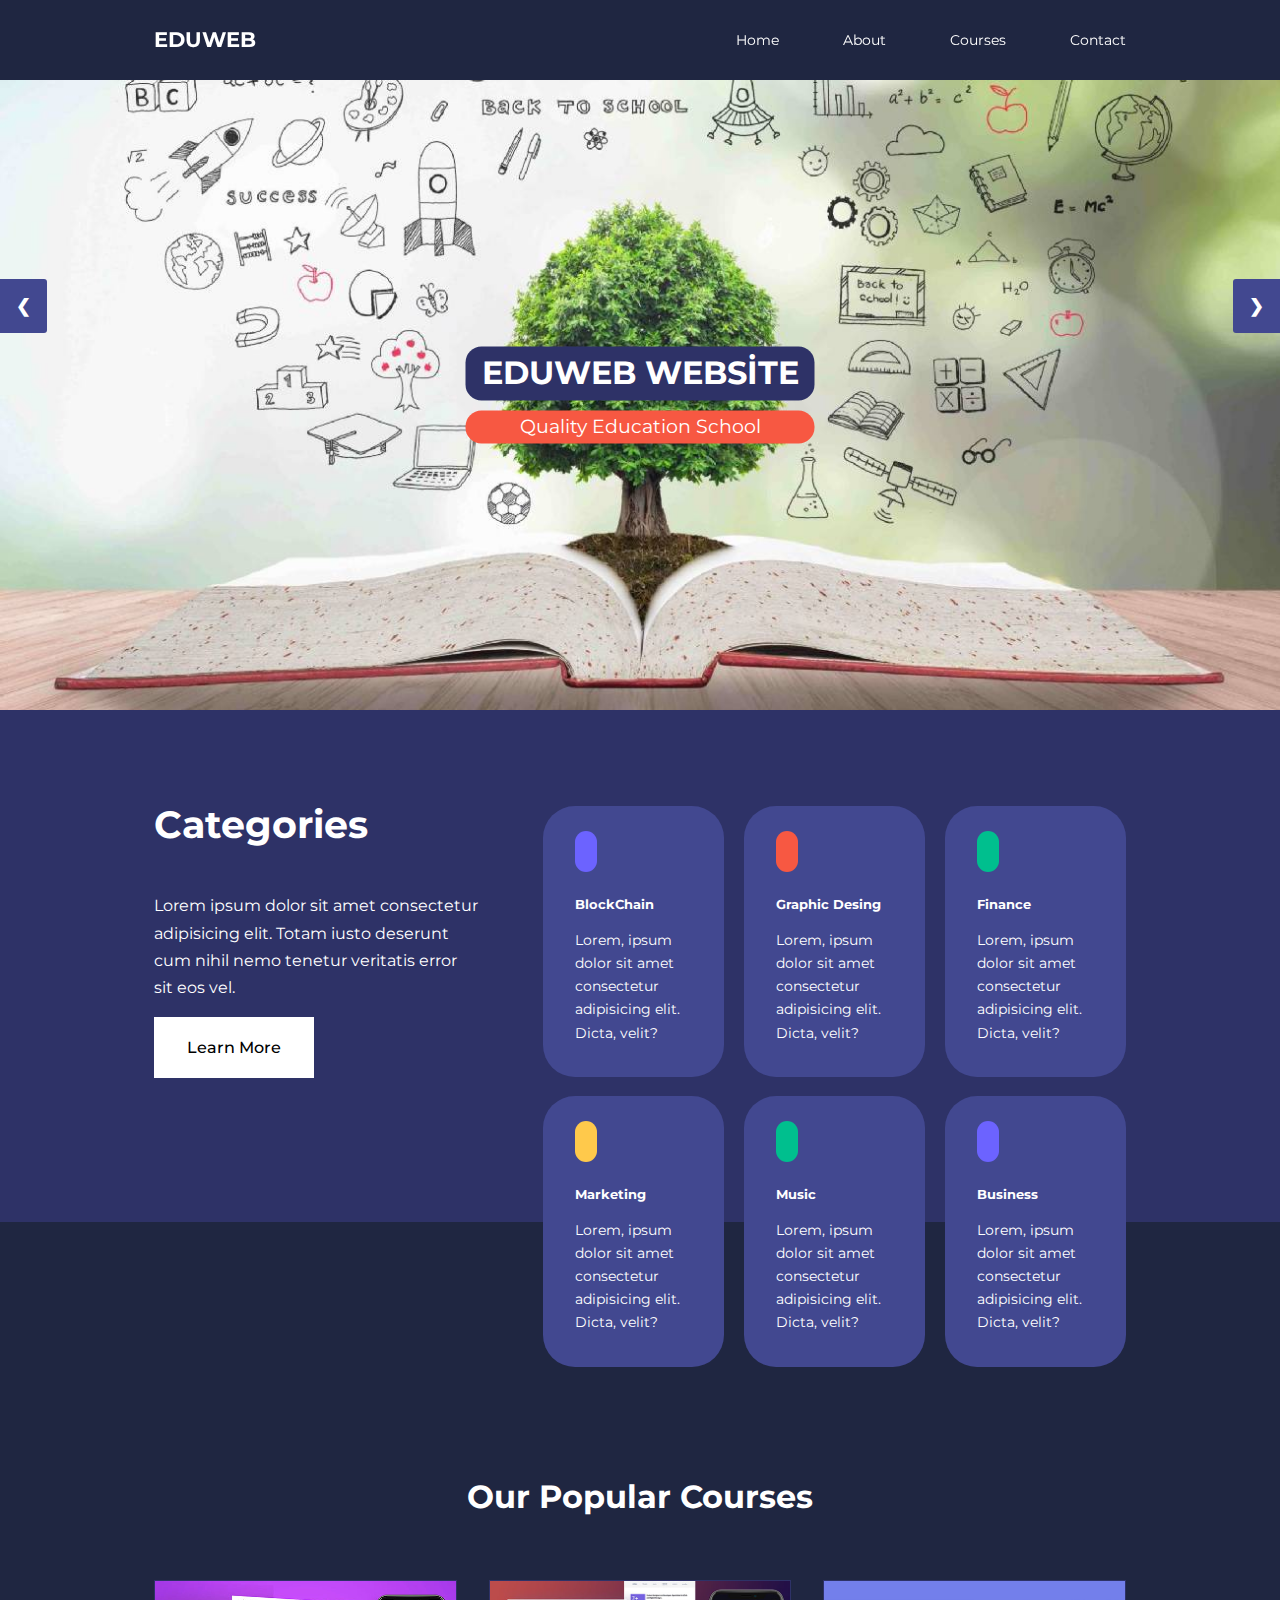
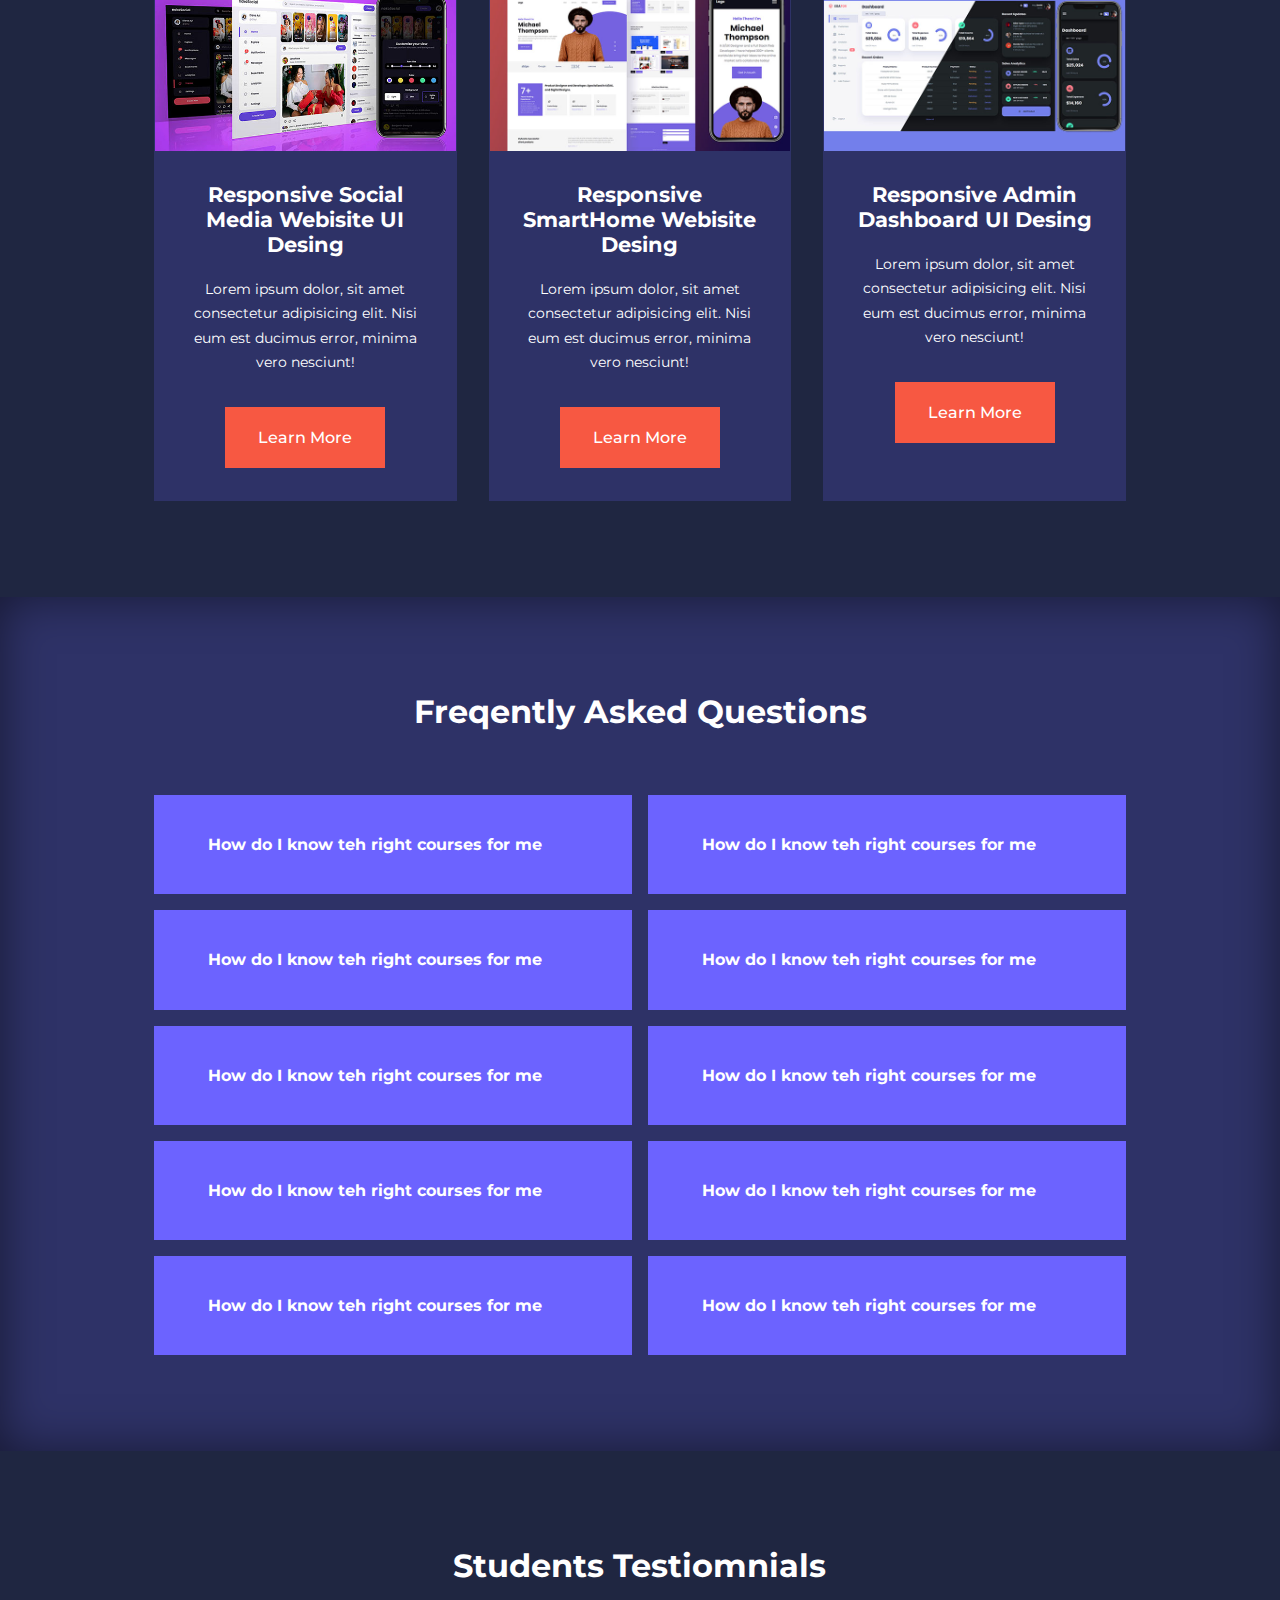
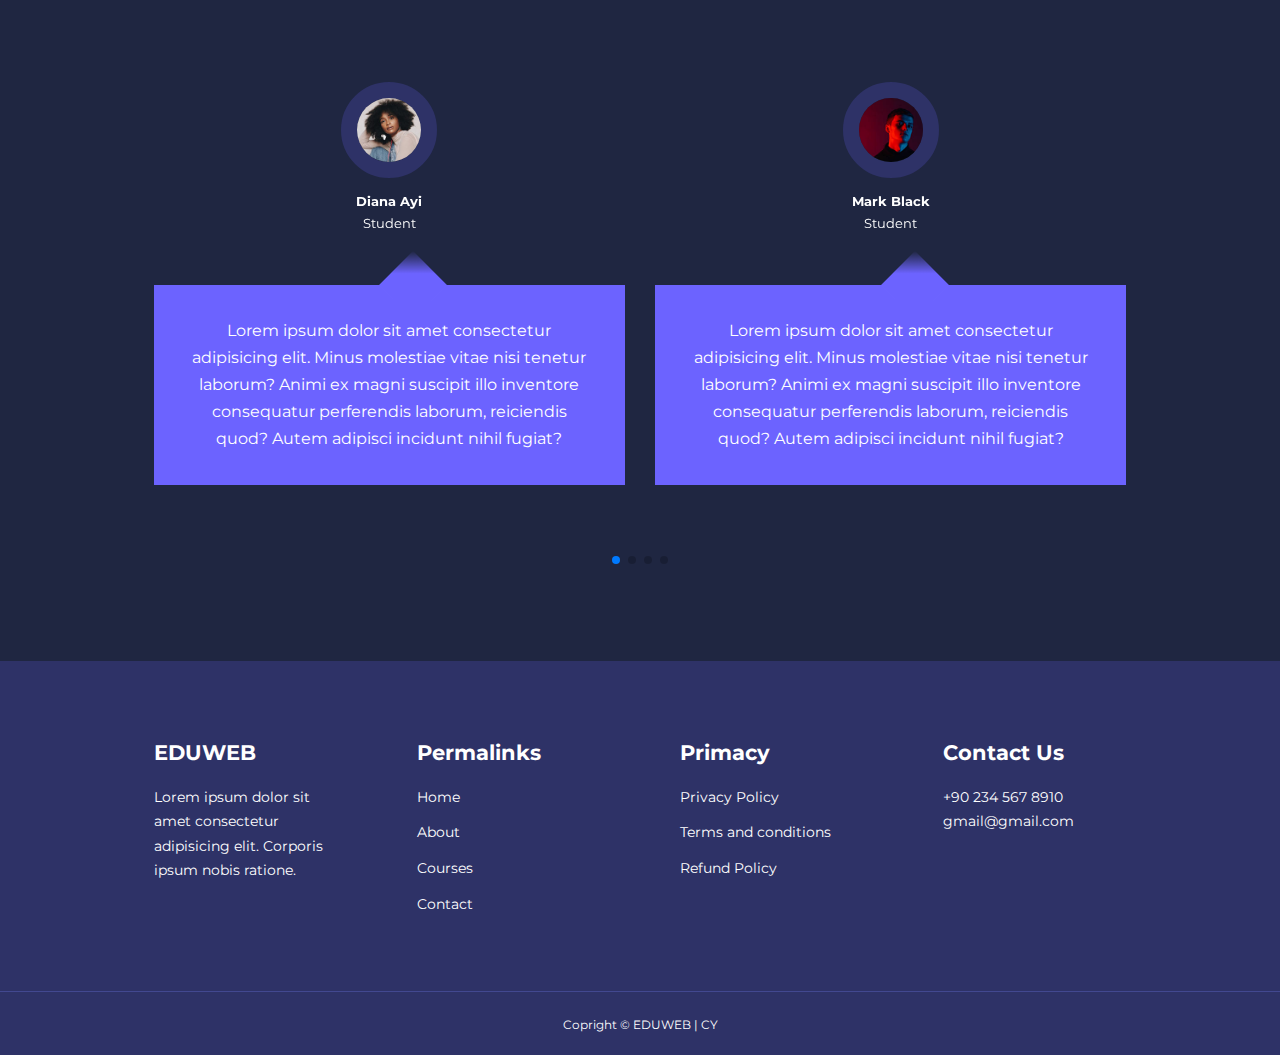
<file: index.html>
<!DOCTYPE html>
<html lang="en">
<head>
    <meta charset="UTF-8">
    <meta name="viewport" content="width=device-width, initial-scale=1.0">
    <title>Responsive Multipage Education Webisite Using Html, Css, JavaScript</title>
    <!-- IconScout CDN Link-->
        <link rel="stylesheet" href="https://unicons.iconscout.com/release/v2.1.6/css/unicons.css">
    <!-- Google Fonts (Montserrat) Link -->
        <link rel="preconnect" href="https://fonts.googleapis.com">
        <link rel="preconnect" href="https://fonts.gstatic.com" crossorigin>
        <link href="https://fonts.googleapis.com/css2?family=Montserrat:ital,wght@0,100;0,200;0,300;0,400;0,500;0,600;0,700;0,800;0,900;1,100;1,200;1,300;1,400;1,500;1,600;1,700;1,800;1,900&family=Poppins:ital,wght@0,200;0,700;0,800;0,900;1,100;1,200;1,300;1,400;1,500;1,600;1,700;1,800;1,900&family=Roboto:ital,wght@0,400;0,500;1,400&display=swap" rel="stylesheet">
    <!-- Swiper Js Slider -->
        <link rel="stylesheet" href="https://cdn.jsdelivr.net/npm/swiper@11/swiper-bundle.min.css"/>
    <!-- Style CSS -->
        <link rel="stylesheet" href="./css/style.css">
        <link rel="stylesheet" href="./css/slider.css">

    <!-- zemin <style>body{background-image: url("./images/bg-texture.png");}</style>  -->   
</head>
<body>
    <!-- ===========  NAVBAR START =========== -->
    <nav>
        <div class="container nav__container">
            <a href="index.html"><h4>EDUWEB</h4></a>
            <ul class="nav__menu">
                <li><a href="index.html">Home</a></li>
                <li><a href="about.html">About</a></li>
                <li><a href="courses.html">Courses</a></li>
                <li><a href="contact.html">Contact</a></li>
            </ul>
            <button id="open-menu-btn"><i class="uil uil-bars"></i></button>
            <button id="close-menu-btn"><i class="uil uil-multiply"></i></button>
        </div>
    </nav>
<!-- ===========  NAVBAR END =========== -->

<!-- ===========  HEADER START =========== -->
    <header>
        <div class="container slider-container">
            <div class="slides">
              <div class="slide">
                <img src="./images/slider1.jpg" alt="Slide 1">
                <div class="slide-content">
                  <h2>EDUWEB WEBSİTE</h2>
                  <p>Quality Education School</p>
                </div>
              </div>
              <div class="slide">
                <img src="./images/slider2.jpg" alt="Slide 2">
                <div class="slide-content">

                </div>
              </div>
              <div class="slide">
                <img src="./images/slider3.jpg" alt="Slide 3">
                <div class="slide-content">

                </div>
              </div>
            </div>
            
            <button class="prev" onclick="plusSlides(-1)">&#10094;</button>
            <button class="next" onclick="plusSlides(1)">&#10095;</button>
          </div>
    </header>
<!-- ===========  HEADER END =========== -->

<!-- ===========  CATEGORIES START =========== -->
<section class="categories">
    <div class="container categories__container">
        
        <div class="categories__left">
                <h1>Categories</h1>
                <p>Lorem ipsum dolor sit amet consectetur adipisicing elit. Totam iusto deserunt cum nihil nemo tenetur veritatis error sit eos vel.</p>
                <a href="#" class="btn">Learn More</a>
        </div>

        <div class="categories__right">
                <article class="category">
                   <span class="category__icon"><i class="uil uil-bitcoin-circle"></i></span> 
                    <h5>BlockChain</h5>
                    <p>Lorem, ipsum dolor sit amet consectetur adipisicing elit. Dicta, velit?</p>
                </article>

                <article class="category">
                    <span class="category__icon"><i class="uil uil-palette"></i></span> 
                     <h5>Graphic Desing</h5>
                     <p>Lorem, ipsum dolor sit amet consectetur adipisicing elit. Dicta, velit?</p>
                 </article>

                 <article class="category">
                    <span class="category__icon"><i class="uil uil-dollar-alt"></i></span> 
                     <h5>Finance</h5>
                     <p>Lorem, ipsum dolor sit amet consectetur adipisicing elit. Dicta, velit?</p>
                 </article>

                 <article class="category">
                    <span class="category__icon"><i class="uil uil-label-alt"></i></span> 
                     <h5>Marketing</h5>
                     <p>Lorem, ipsum dolor sit amet consectetur adipisicing elit. Dicta, velit?</p>
                 </article>

                 <article class="category">
                    <span class="category__icon"><i class="uil uil-music"></i></span> 
                     <h5>Music</h5>
                     <p>Lorem, ipsum dolor sit amet consectetur adipisicing elit. Dicta, velit?</p>
                 </article>

                 <article class="category">
                    <span class="category__icon"><i class="uil uil-puzzle-piece"></i></span> 
                     <h5>Business</h5>
                     <p>Lorem, ipsum dolor sit amet consectetur adipisicing elit. Dicta, velit?</p>
                 </article>
        </div>

    </div>
</section>
<!-- ===========  CATEGORIES END =========== -->

<!-- ===========  COURSES START  =========== -->
<section class="courses">
    <h2>Our Popular Courses</h2>
    <div class="container courses__container">
       
        <article class="course">
            <div class="course__image">
                <img src="./images/course1.jpg" alt="">
            </div>
           <div class="course__info">
                <h4>Responsive Social Media Webisite UI Desing</h4>
                <p>Lorem ipsum dolor, sit amet consectetur adipisicing elit. Nisi eum est ducimus error, minima vero nesciunt!</p>
                <a href="courses.html" class="btn btn-primary">Learn More</a>
           </div>
        </article>

        <article class="course">
            <div class="course__image">
                <img src="./images/course2.jpg" alt="">
            </div>
            <div class="course__info">
                <h4>Responsive SmartHome Webisite Desing</h4>
                <p>Lorem ipsum dolor, sit amet consectetur adipisicing elit. Nisi eum est ducimus error, minima vero nesciunt!</p>
                <a href="courses.html" class="btn btn-primary">Learn More</a>
            </div>
        </article>

        <article class="course">
            <div class="course__image">
                <img src="./images/course3.jpg" alt="">
            </div>
            <div class="course__info">
                <h4>Responsive Admin Dashboard UI Desing</h4>
                <p>Lorem ipsum dolor, sit amet consectetur adipisicing elit. Nisi eum est ducimus error, minima vero nesciunt!</p>
                <a href="courses.html" class="btn btn-primary">Learn More</a>
            </div>
        </article>

    </div>
</section>

<!-- ===========  COURSES END =========== -->


<!-- ===========  FAQS START =========== -->

<section class="faqs">
    <h2>Freqently Asked Questions</h2>
    <container class="container faqs__container">

        <article class="faq">
            <div class="faq__icon"><i class="uil uil-plus"></i></div>
            <div class="faq__question__answer">
                    <h4>How do I know teh right courses for me</h4>
                    <p>Lorem ipsum dolor sit amet, consectetur adipisicing elit. Corporis ab dolores veniam quidem nam atque! Asperiores aliquid voluptates earum nostrum repudiandae accusantium, soluta a vel fugiat reprehenderit porro, repellendus sint!</p>
            </div>
        </article>

        <article class="faq">
            <div class="faq__icon"><i class="uil uil-plus"></i></div>
            <div class="faq__question__answer">
                    <h4>How do I know teh right courses for me</h4>
                    <p>Lorem ipsum dolor sit amet, consectetur adipisicing elit. Corporis ab dolores veniam quidem nam atque! Asperiores aliquid voluptates earum nostrum repudiandae accusantium, soluta a vel fugiat reprehenderit porro, repellendus sint!</p>
            </div>
        </article>

        <article class="faq">
            <div class="faq__icon"><i class="uil uil-plus"></i></div>
            <div class="faq__question__answer">
                    <h4>How do I know teh right courses for me</h4>
                    <p>Lorem ipsum dolor sit amet, consectetur adipisicing elit. Corporis ab dolores veniam quidem nam atque! Asperiores aliquid voluptates earum nostrum repudiandae accusantium, soluta a vel fugiat reprehenderit porro, repellendus sint!</p>
            </div>
        </article>

        <article class="faq">
            <div class="faq__icon"><i class="uil uil-plus"></i></div>
            <div class="faq__question__answer">
                    <h4>How do I know teh right courses for me</h4>
                    <p>Lorem ipsum dolor sit amet, consectetur adipisicing elit. Corporis ab dolores veniam quidem nam atque! Asperiores aliquid voluptates earum nostrum repudiandae accusantium, soluta a vel fugiat reprehenderit porro, repellendus sint!</p>
            </div>
        </article>

        <article class="faq">
            <div class="faq__icon"><i class="uil uil-plus"></i></div>
            <div class="faq__question__answer">
                    <h4>How do I know teh right courses for me</h4>
                    <p>Lorem ipsum dolor sit amet, consectetur adipisicing elit. Corporis ab dolores veniam quidem nam atque! Asperiores aliquid voluptates earum nostrum repudiandae accusantium, soluta a vel fugiat reprehenderit porro, repellendus sint!</p>
            </div>
        </article>

            <article class="faq">
            <div class="faq__icon"><i class="uil uil-plus"></i></div>
            <div class="faq__question__answer">
                    <h4>How do I know teh right courses for me</h4>
                    <p>Lorem ipsum dolor sit amet, consectetur adipisicing elit. Corporis ab dolores veniam quidem nam atque! Asperiores aliquid voluptates earum nostrum repudiandae accusantium, soluta a vel fugiat reprehenderit porro, repellendus sint!</p>
            </div>
        </article>

        <article class="faq">
            <div class="faq__icon"><i class="uil uil-plus"></i></div>
            <div class="faq__question__answer">
                    <h4>How do I know teh right courses for me</h4>
                    <p>Lorem ipsum dolor sit amet, consectetur adipisicing elit. Corporis ab dolores veniam quidem nam atque! Asperiores aliquid voluptates earum nostrum repudiandae accusantium, soluta a vel fugiat reprehenderit porro, repellendus sint!</p>
            </div>
        </article>

        <article class="faq">
            <div class="faq__icon"><i class="uil uil-plus"></i></div>
            <div class="faq__question__answer">
                    <h4>How do I know teh right courses for me</h4>
                    <p>Lorem ipsum dolor sit amet, consectetur adipisicing elit. Corporis ab dolores veniam quidem nam atque! Asperiores aliquid voluptates earum nostrum repudiandae accusantium, soluta a vel fugiat reprehenderit porro, repellendus sint!</p>
            </div>
        </article>

        <article class="faq">
            <div class="faq__icon"><i class="uil uil-plus"></i></div>
            <div class="faq__question__answer">
                    <h4>How do I know teh right courses for me</h4>
                    <p>Lorem ipsum dolor sit amet, consectetur adipisicing elit. Corporis ab dolores veniam quidem nam atque! Asperiores aliquid voluptates earum nostrum repudiandae accusantium, soluta a vel fugiat reprehenderit porro, repellendus sint!</p>
            </div>
        </article>

        <article class="faq">
            <div class="faq__icon"><i class="uil uil-plus"></i></div>
            <div class="faq__question__answer">
                    <h4>How do I know teh right courses for me</h4>
                    <p>Lorem ipsum dolor sit amet, consectetur adipisicing elit. Corporis ab dolores veniam quidem nam atque! Asperiores aliquid voluptates earum nostrum repudiandae accusantium, soluta a vel fugiat reprehenderit porro, repellendus sint!</p>
            </div>
        </article>

    </container>
</section>

<!-- ===========  FAQS END =========== -->

<!-- ===========  TESTIMONIALS START =========== -->

    <section class="container testimonials__container mySwiper">
        <h2>Students Testiomnials</h2>
        <div class="swiper-wrapper">
            
            <article class="testimonial swiper-slide">
                <div class="avatar">
                    <img src="./images/avatar1.jpg" alt="">
                </div>
                <div class="testimonial__info">
                    <h5>Diana Ayi</h5>
                    <small>Student</small>
                    <div class="testimonial__body">
                        <p>Lorem ipsum dolor sit amet consectetur adipisicing elit. Minus molestiae vitae nisi tenetur laborum? Animi ex magni suscipit illo inventore consequatur perferendis laborum, reiciendis quod? Autem adipisci incidunt nihil fugiat?</p>
                        </div>
                    </div>
            </article>

            <article class="testimonial swiper-slide">
                <div class="avatar">
                    <img src="./images/avatar2.jpg" alt="">
                </div>
                <div class="testimonial__info">
                    <h5>Mark Black</h5>
                    <small>Student</small>
                    <div class="testimonial__body">
                        <p>Lorem ipsum dolor sit amet consectetur adipisicing elit. Minus molestiae vitae nisi tenetur laborum? Animi ex magni suscipit illo inventore consequatur perferendis laborum, reiciendis quod? Autem adipisci incidunt nihil fugiat?</p>
                        </div>
                    </div>
            </article>

            <article class="testimonial swiper-slide">
                <div class="avatar">
                    <img src="./images/avatar3.jpg" alt="">
                </div>
                <div class="testimonial__info">
                    <h5>John Doe</h5>
                    <small>Student</small>
                    <div class="testimonial__body">
                        <p>Lorem ipsum dolor sit amet consectetur adipisicing elit. Minus molestiae vitae nisi tenetur laborum? Animi ex magni suscipit illo inventore consequatur perferendis laborum, reiciendis quod? Autem adipisci incidunt nihil fugiat?</p>
                        </div>
                    </div>
            </article>

            <article class="testimonial swiper-slide">
                <div class="avatar">
                    <img src="./images/avatar4.jpg" alt="">
                </div>
                <div class="testimonial__info">
                    <h5>Esma Sultan</h5>
                    <small>Student</small>
                    <div class="testimonial__body">
                        <p>Lorem ipsum dolor sit amet consectetur adipisicing elit. Minus molestiae vitae nisi tenetur laborum? Animi ex magni suscipit illo inventore consequatur perferendis laborum, reiciendis quod? Autem adipisci incidunt nihil fugiat?</p>
                        </div>
                    </div>
            </article>

            <article class="testimonial swiper-slide">
                <div class="avatar">
                    <img src="./images/avatar5.jpg" alt="">
                </div>
                <div class="testimonial__info">
                    <h5>Jane Doe</h5>
                    <small>Student</small>
                    <div class="testimonial__body">
                    <p>Lorem ipsum dolor sit amet consectetur adipisicing elit. Minus molestiae vitae nisi tenetur laborum? Animi ex magni suscipit illo inventore consequatur perferendis laborum, reiciendis quod? Autem adipisci incidunt nihil fugiat?</p>
                    </div>
                </div>
            </article>

        </div>
        <div class="swiper-pagination"></div>
    </section>


<!-- ===========  TESTIMONIALS END =========== -->


<!-- ===========  FOOTER START =========== -->

<footer>
    <div class="container footer_container">
        <div class="footer__1">
            <a href="index.html" class="footer_logo">
                <h4>EDUWEB</h4>
            </a>
            <p>
                Lorem ipsum dolor sit amet consectetur adipisicing elit. Corporis ipsum nobis ratione.
            </p>
        </div>
        <div class="footer__2">
            <h4>Permalinks</h4>
            <ul class="permalinks">
                <li><a href="index.html">Home</a></li>
                <li><a href="about.html">About</a></li>
                <li><a href="courses.html">Courses</a></li>
                <li><a href="contact.html">Contact</a></li>
            </ul>
        </div>

        <div class="footer__3">
            <h4>Primacy</h4>
            <ul class="privacy">
                <li><a href="#">Privacy Policy</a></li>
                <li><a href="#">Terms and conditions</a></li>
                <li><a href="#">Refund Policy</a></li>
            </ul>
        </div>
        
        <div class="footer__4">
            <h4>Contact Us</h4>
            <div>
                <p>+90 234 567 8910</p>
                <p>gmail@gmail.com</p>
            </div>

                <ul class="footer__socials">
                    <li>
                        <a href="#"><i class="uil uil-facebook-f"></i></a>
                    </li>
                    <li>
                        <a href="#"><i class="uil uil-instagram-alt"></i></a>
                    </li>
                    <li>
                        <a href="#"><i class="uil uil-twitter"></i></a>
                    </li>
                    <li>
                        <a href="#"><i class="uil uil-linkedin-alt"></i></a>
                    </li>
                </ul>
            </div>
        </div>
     
    <div class="footer__copyright">
        <small>Copright &copy; EDUWEB | CY</small>
    </div>
</footer>

<!-- ===========  FOOTER END =========== -->


<!-- ===========  JAVASCRIPT STAR =========== -->
<script src="https://cdn.jsdelivr.net/npm/swiper@11/swiper-bundle.min.js"></script>

<script src="main.js"></script>

<script>
    var swiper = new Swiper(".mySwiper", {
      slidesPerView: 1,
      spaceBetween: 30,
      pagination: {
        el: ".swiper-pagination",
        clickable: true,
      },
      //when window width is >=600 büyük ekranlar için 600 boyut sonrası ayarlama
      breakpoints:{
        600:{
            slidesPerView:2
        }
      }
    });
  </script>

  <!-- slider code -->
  <script>
    let currentSlide = 0;
  
    function showSlides() {
      const slides = document.querySelector('.slides');
      const slideWidth = document.querySelector('.slide').clientWidth;
  
      slides.style.transform = `translateX(${-slideWidth * currentSlide}px)`;
    }
  
    function plusSlides(n) {
      currentSlide += n;
      const totalSlides = document.querySelectorAll('.slide').length;
  
      if (currentSlide >= totalSlides) {
        currentSlide = 0;
      } else if (currentSlide < 0) {
        currentSlide = totalSlides - 1;
      }
  
      showSlides();
    }
  
    showSlides();
  </script>

<!-- ===========  JAVASCRIPT END =========== -->

</body>
</html>
</file>
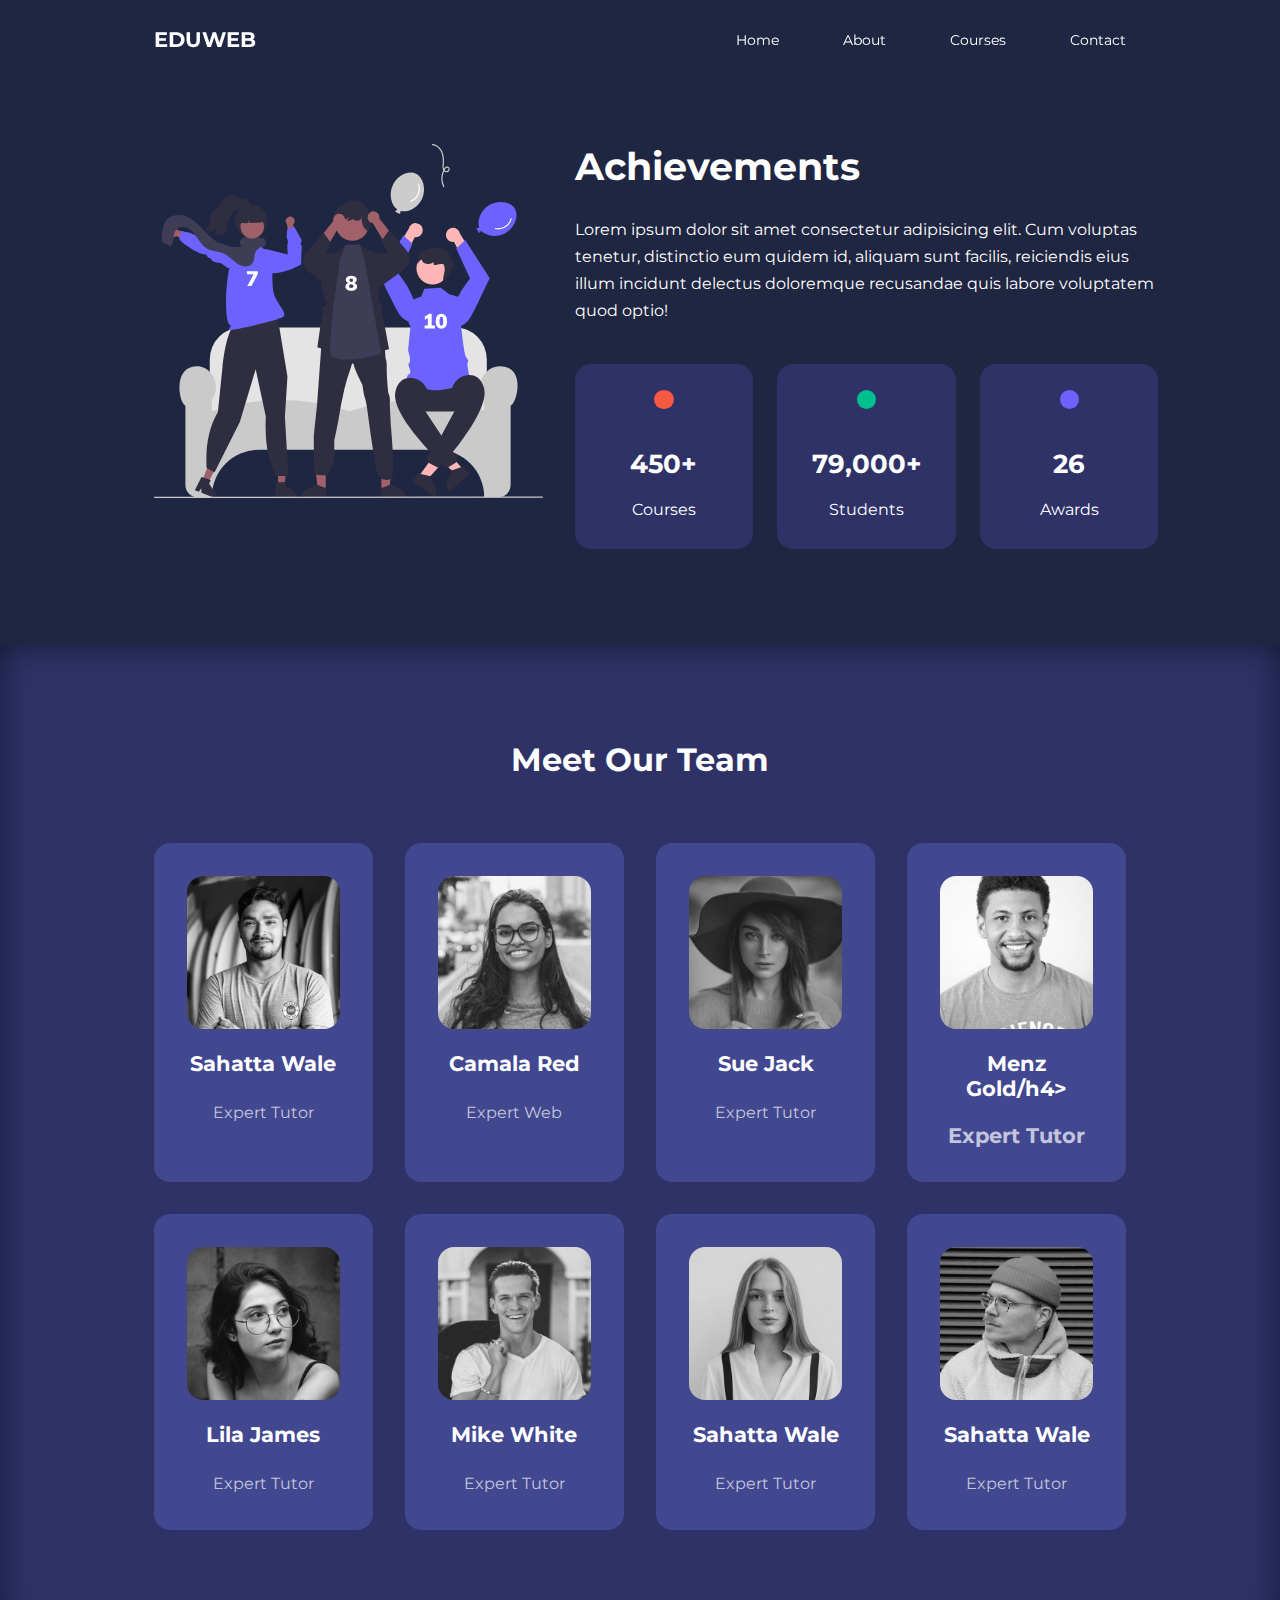
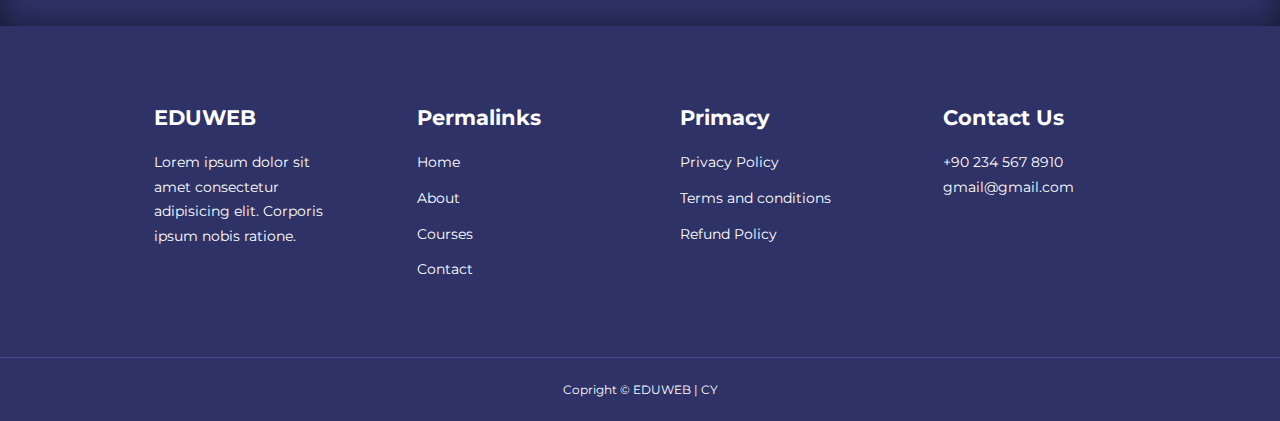
<file: about.html>
<!DOCTYPE html>
<html lang="en">
<head>
    <meta charset="UTF-8">
    <meta name="viewport" content="width=device-width, initial-scale=1.0">
    <title>Responsive Multipage Education Webisite Using Html, Css, JavaScript</title>
    <!-- IconScout CDN Link-->
        <link rel="stylesheet" href="https://unicons.iconscout.com/release/v2.1.6/css/unicons.css">
    <!-- Google Fonts (Montserrat) Link -->
        <link rel="preconnect" href="https://fonts.googleapis.com">
        <link rel="preconnect" href="https://fonts.gstatic.com" crossorigin>
        <link href="https://fonts.googleapis.com/css2?family=Montserrat:ital,wght@0,100;0,200;0,300;0,400;0,500;0,600;0,700;0,800;0,900;1,100;1,200;1,300;1,400;1,500;1,600;1,700;1,800;1,900&family=Poppins:ital,wght@0,200;0,700;0,800;0,900;1,100;1,200;1,300;1,400;1,500;1,600;1,700;1,800;1,900&family=Roboto:ital,wght@0,400;0,500;1,400&display=swap" rel="stylesheet">
    <!-- Style CSS -->
        <link rel="stylesheet" href="./css/style.css">
        <link rel="stylesheet" href="./css/about.css">

</head>
<body>
    <!-- ===========  NAVBAR START =========== -->
    <nav>
        <div class="container nav__container">
            <a href="index.html"><h4>EDUWEB</h4></a>
            <ul class="nav__menu">
                <li><a href="index.html">Home</a></li>
                <li><a href="about.html">About</a></li>
                <li><a href="courses.html">Courses</a></li>
                <li><a href="contact.html">Contact</a></li>
            </ul>
            <button id="open-menu-btn"><i class="uil uil-bars"></i></button>
            <button id="close-menu-btn"><i class="uil uil-multiply"></i></button>
        </div>
    </nav>
<!-- ===========  NAVBAR END =========== -->

<!-- ===========  ACHIEVEMENTS START =========== -->

    <section class="about__achievements">
        <div class="container about__achievements-container">

                <div class="about__achievements-left">
                        <img src="./images/about achievements.svg" alt="">
                </div>
                
                <div class="about__achievements-right">
                    <h1>Achievements</h1>
                    <p>Lorem ipsum dolor sit amet consectetur adipisicing elit. Cum voluptas tenetur, distinctio eum quidem id, aliquam sunt facilis, reiciendis eius illum incidunt delectus doloremque recusandae quis labore voluptatem quod optio!</p>
                    <div class="achievements__cards">
                        <article class="archievements__card">
                            <span class="achievements__icon"><i class="uil uil-video"></i></span>
                            <h3>450+</h3>
                            <p>Courses</p>
                        </article>

                        <article class="archievements__card">
                            <span class="achievements__icon"><i class="uil uil-users-alt"></i></span>
                            <h3>79,000+</h3>
                            <p>Students</p>
                        </article>

                        <article class="archievements__card">
                            <span class="achievements__icon"><i class="uil uil-award"></i></span>
                            <h3>26</h3>
                            <p>Awards</p>
                        </article>
                    </div>
                </div>
        </div>

    </section>

<!-- ===========  ACHIEVEMENTS END =========== -->


<!-- ===========  TEAM START =========== -->

    <section class="team">
        <h2>Meet Our Team</h2>
        <div class="container team__container">
            <article class="team__member">
                <div class="team_member-image">
                    <img src="./images/tm1.jpg" alt="">
                </div>
                <div class="team__member-info">
                    <h4>Sahatta Wale</h4>
                    <p>Expert Tutor</p>
                </div>
                <div class="team__member-socials">
                    <a href="https://instagram.com" target="_blank"><i class="uil uil-instagram"></i></a>
                    <a href="https://twitter.com" target="_blank"><i class="uil uil-twitter"></i></a>
                    <a href="https://linkedin.com" target="_blank"><i class="uil uil-linkedin"></i></a>
                </div>
            </article>
            
            <article class="team__member">
                <div class="team_member-image">
                    <img src="./images/tm2.jpg" alt="">
                </div>
                <div class="team__member-info">
                    <h4>Camala Red</h4>
                    <p>Expert Web</p>
                </div>
                <div class="team__member-socials">
                    <a href="https://instagram.com" target="_blank"><i class="uil uil-instagram"></i></a>
                    <a href="https://twitter.com" target="_blank"><i class="uil uil-twitter"></i></a>
                    <a href="https://linkedin.com" target="_blank"><i class="uil uil-linkedin"></i></a>
                </div>
            </article>
            
            <article class="team__member">
                <div class="team_member-image">
                    <img src="./images/tm3.jpg" alt="">
                </div>
                <div class="team__member-info">
                    <h4>Sue Jack</h4>
                    <p>Expert Tutor</p>
                </div>
                <div class="team__member-socials">
                    <a href="https://instagram.com" target="_blank"><i class="uil uil-instagram"></i></a>
                    <a href="https://twitter.com" target="_blank"><i class="uil uil-twitter"></i></a>
                    <a href="https://linkedin.com" target="_blank"><i class="uil uil-linkedin"></i></a>
                </div>
            </article>
            
            <article class="team__member">
                <div class="team_member-image">
                    <img src="./images/tm4.jpg" alt="">
                </div>
                <div class="team__member-info">
                    <h4>Menz Gold/h4>
                    <p>Expert Tutor</p>
                </div>
                <div class="team__member-socials">
                    <a href="https://instagram.com" target="_blank"><i class="uil uil-instagram"></i></a>
                    <a href="https://twitter.com" target="_blank"><i class="uil uil-twitter"></i></a>
                    <a href="https://linkedin.com" target="_blank"><i class="uil uil-linkedin"></i></a>
                </div>
            </article>
            
            <article class="team__member">
                <div class="team_member-image">
                    <img src="./images/tm5.jpg" alt="">
                </div>
                <div class="team__member-info">
                    <h4>Lila James</h4>
                    <p>Expert Tutor</p>
                </div>
                <div class="team__member-socials">
                    <a href="https://instagram.com" target="_blank"><i class="uil uil-instagram"></i></a>
                    <a href="https://twitter.com" target="_blank"><i class="uil uil-twitter"></i></a>
                    <a href="https://linkedin.com" target="_blank"><i class="uil uil-linkedin"></i></a>
                </div>
            </article>
            
            <article class="team__member">
                <div class="team_member-image">
                    <img src="./images/tm6.jpg" alt="">
                </div>
                <div class="team__member-info">
                    <h4>Mike White</h4>
                    <p>Expert Tutor</p>
                </div>
                <div class="team__member-socials">
                    <a href="https://instagram.com" target="_blank"><i class="uil uil-instagram"></i></a>
                    <a href="https://twitter.com" target="_blank"><i class="uil uil-twitter"></i></a>
                    <a href="https://linkedin.com" target="_blank"><i class="uil uil-linkedin"></i></a>
                </div>
            </article>
            
            <article class="team__member">
                <div class="team_member-image">
                    <img src="./images/tm7.jpg" alt="">
                </div>
                <div class="team__member-info">
                    <h4>Sahatta Wale</h4>
                    <p>Expert Tutor</p>
                </div>
                <div class="team__member-socials">
                    <a href="https://instagram.com" target="_blank"><i class="uil uil-instagram"></i></a>
                    <a href="https://twitter.com" target="_blank"><i class="uil uil-twitter"></i></a>
                    <a href="https://linkedin.com" target="_blank"><i class="uil uil-linkedin"></i></a>
                </div>
            </article>
            
            <article class="team__member">
                <div class="team_member-image">
                    <img src="./images/tm8.jpg" alt="">
                </div>
                <div class="team__member-info">
                    <h4>Sahatta Wale</h4>
                    <p>Expert Tutor</p>
                </div>
                <div class="team__member-socials">
                    <a href="https://instagram.com" target="_blank"><i class="uil uil-instagram"></i></a>
                    <a href="https://twitter.com" target="_blank"><i class="uil uil-twitter"></i></a>
                    <a href="https://linkedin.com" target="_blank"><i class="uil uil-linkedin"></i></a>
                </div>
            </article>
            
        </div>
    </section>


<!-- ===========  TEAM END =========== -->



<!-- ===========  FOOTER START =========== -->

<footer>
    <div class="container footer_container">
        <div class="footer__1">
            <a href="index.html" class="footer_logo">
                <h4>EDUWEB</h4>
            </a>
            <p>
                Lorem ipsum dolor sit amet consectetur adipisicing elit. Corporis ipsum nobis ratione.
            </p>
        </div>
        <div class="footer__2">
            <h4>Permalinks</h4>
            <ul class="permalinks">
                <li><a href="index.html">Home</a></li>
                <li><a href="about.html">About</a></li>
                <li><a href="courses.html">Courses</a></li>
                <li><a href="contact.html">Contact</a></li>
            </ul>
        </div>

        <div class="footer__3">
            <h4>Primacy</h4>
            <ul class="privacy">
                <li><a href="#">Privacy Policy</a></li>
                <li><a href="#">Terms and conditions</a></li>
                <li><a href="#">Refund Policy</a></li>
            </ul>
        </div>
        
        <div class="footer__4">
            <h4>Contact Us</h4>
            <div>
                <p>+90 234 567 8910</p>
                <p>gmail@gmail.com</p>
            </div>

                <ul class="footer__socials">
                    <li>
                        <a href="#"><i class="uil uil-facebook-f"></i></a>
                    </li>
                    <li>
                        <a href="#"><i class="uil uil-instagram-alt"></i></a>
                    </li>
                    <li>
                        <a href="#"><i class="uil uil-twitter"></i></a>
                    </li>
                    <li>
                        <a href="#"><i class="uil uil-linkedin-alt"></i></a>
                    </li>
                </ul>
            </div>
        </div>
     
    <div class="footer__copyright">
        <small>Copright &copy; EDUWEB | CY</small>
    </div>
</footer>

<!-- ===========  FOOTER END =========== -->


<!-- ===========  JAVASCRIPT STAR =========== -->
<script src="main.js"></script>
<!-- ===========  JAVASCRIPT END =========== -->

</body>
</html>
</file>
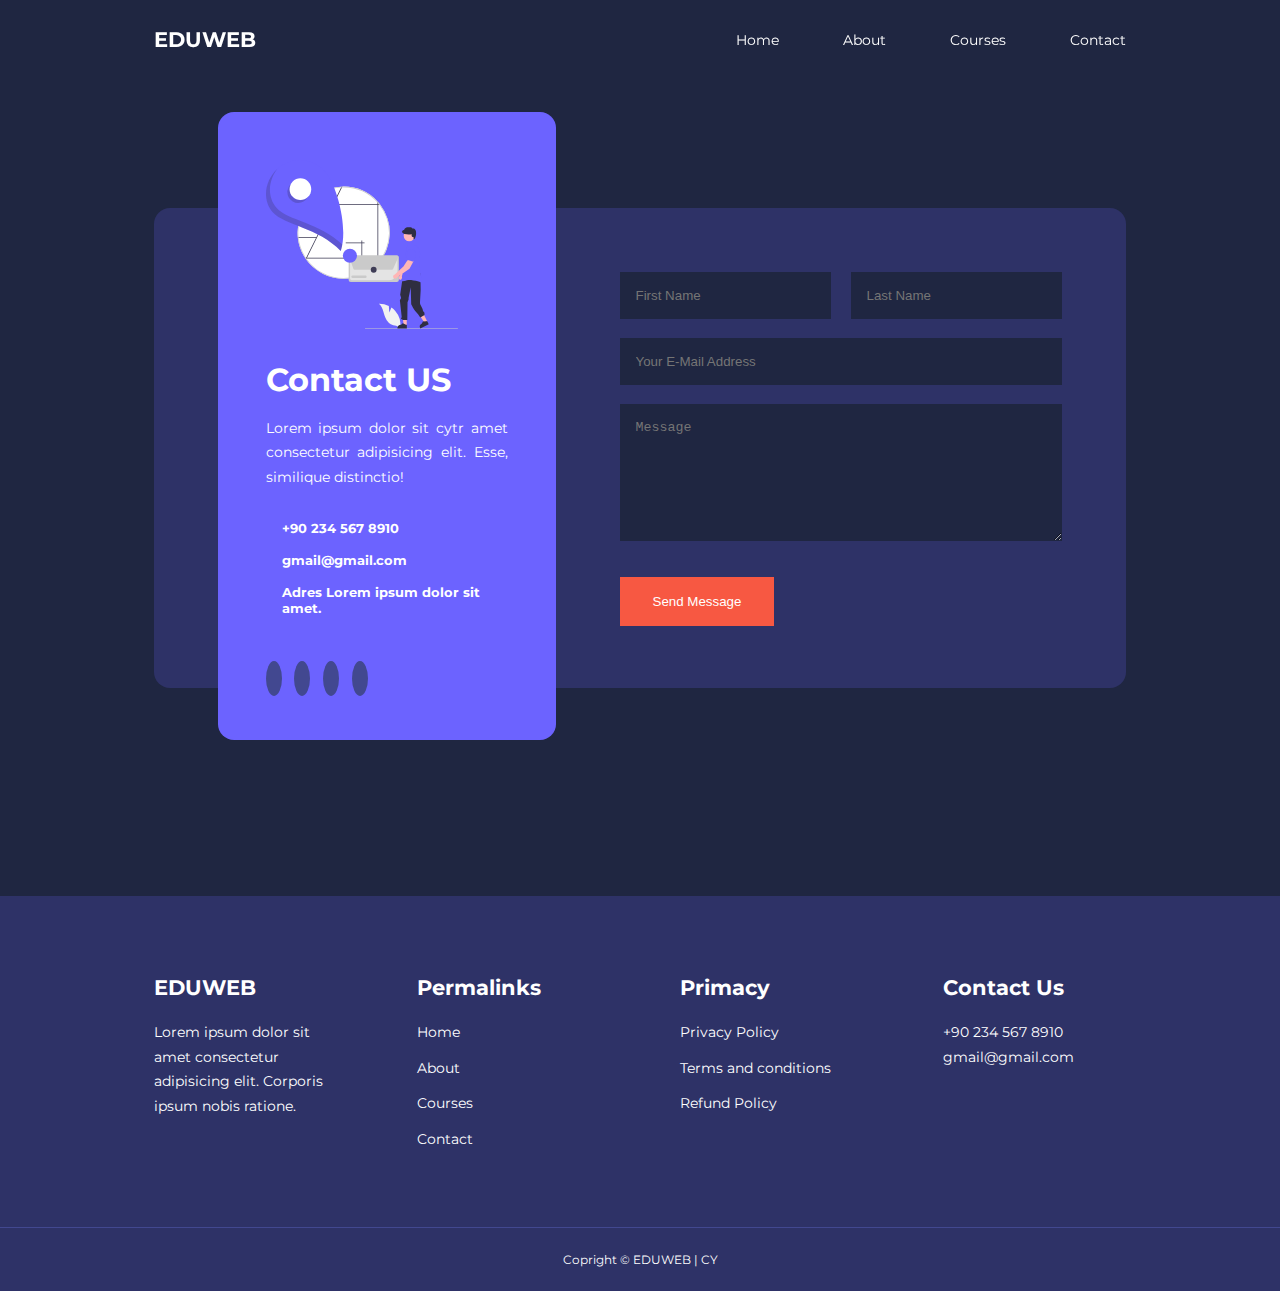
<file: contact.html>
<!DOCTYPE html>
<html lang="en">
<head>
    <meta charset="UTF-8">
    <meta name="viewport" content="width=device-width, initial-scale=1.0">
    <title>Responsive Multipage Education Webisite Using Html, Css, JavaScript</title>
    <!-- IconScout CDN Link-->
        <link rel="stylesheet" href="https://unicons.iconscout.com/release/v2.1.6/css/unicons.css">
    <!-- Google Fonts (Montserrat) Link -->
        <link rel="preconnect" href="https://fonts.googleapis.com">
        <link rel="preconnect" href="https://fonts.gstatic.com" crossorigin>
        <link href="https://fonts.googleapis.com/css2?family=Montserrat:ital,wght@0,100;0,200;0,300;0,400;0,500;0,600;0,700;0,800;0,900;1,100;1,200;1,300;1,400;1,500;1,600;1,700;1,800;1,900&family=Poppins:ital,wght@0,200;0,700;0,800;0,900;1,100;1,200;1,300;1,400;1,500;1,600;1,700;1,800;1,900&family=Roboto:ital,wght@0,400;0,500;1,400&display=swap" rel="stylesheet">
    <!-- Style CSS -->
        <link rel="stylesheet" href="./css/style.css">
        <link rel="stylesheet" href="./css/contact.css">

    
    <style>
        .courses{
            margin-top: 1rem;
        }
    </style>

</head>
<body>
    <!-- ===========  NAVBAR START =========== -->
    <nav>
        <div class="container nav__container">
            <a href="index.html"><h4>EDUWEB</h4></a>
            <ul class="nav__menu">
                <li><a href="index.html">Home</a></li>
                <li><a href="about.html">About</a></li>
                <li><a href="courses.html">Courses</a></li>
                <li><a href="contact.html">Contact</a></li>
            </ul>
            <button id="open-menu-btn"><i class="uil uil-bars"></i></button>
            <button id="close-menu-btn"><i class="uil uil-multiply"></i></button>
        </div>
    </nav>
<!-- ===========  NAVBAR END =========== -->


<!-- ===========  CONTACT START =========== -->

 <!-- Contact -->
 <section class="contact">
    <div class="container contact__container">
      <aside class="contact__aside">
        <div class="aside__image">
          <img src="images/contact.svg" />
        </div>
        <h2>Contact US</h2>
        <p>
          Lorem ipsum dolor sit cytr amet consectetur adipisicing elit. Esse,
          similique distinctio!
        </p>
        <ul class="contact__details">
          <li>
            <i class="uil uil-phone-times"></i>
            <h5>+90 234 567 8910</h5>
          </li>
          <li>
            <i class="uil uil-envelope"></i>
            <h5>gmail@gmail.com</h5>
          </li>
          <li>
            <i class="uil uil-location-point"></i>
            <h5>Adres Lorem ipsum dolor sit amet.</h5>
          </li>
        </ul>
        <ul class="contact__socials">
            <li>
                <a href="#"><i class="uil uil-facebook-f"></i></a>
            </li>
            <li>
                <a href="#"><i class="uil uil-instagram-alt"></i></a>
            </li>
            <li>
                <a href="#"><i class="uil uil-twitter"></i></a>
            </li>
            <li>
                <a href="#"><i class="uil uil-linkedin-alt"></i></a>
            </li>
        </ul>
      </aside>

      <!-- Contact Form -->
      <form action="https://formspree.io/f/moqozlvv" method="POST" class="contact__form">
        <div class="form__name">
          <input type="text" name="First Name" placeholder="First Name" required/>
          <input type="text" name="Last Name" placeholder="Last Name" required/>
        </div>
        <input
          type="email" name="Email Address" placeholder="Your E-Mail Address" required />
        <textarea
          name="Message" rows="7" placeholder="Message" required></textarea>
        <button type="submit" class="btn btn-primary">Send Message</button>
      </form>
    </div>
  </section>


<!-- ===========  CONTACT END =========== -->

<!-- ===========  FOOTER START =========== -->

<footer>
    <div class="container footer_container">
        <div class="footer__1">
            <a href="index.html" class="footer_logo">
                <h4>EDUWEB</h4>
            </a>
            <p>
                Lorem ipsum dolor sit amet consectetur adipisicing elit. Corporis ipsum nobis ratione.
            </p>
        </div>
        <div class="footer__2">
            <h4>Permalinks</h4>
            <ul class="permalinks">
                <li><a href="index.html">Home</a></li>
                <li><a href="about.html">About</a></li>
                <li><a href="courses.html">Courses</a></li>
                <li><a href="contact.html">Contact</a></li>
            </ul>
        </div>

        <div class="footer__3">
            <h4>Primacy</h4>
            <ul class="privacy">
                <li><a href="#">Privacy Policy</a></li>
                <li><a href="#">Terms and conditions</a></li>
                <li><a href="#">Refund Policy</a></li>
            </ul>
        </div>
        
        <div class="footer__4">
            <h4>Contact Us</h4>
            <div>
                <p>+90 234 567 8910</p>
                <p>gmail@gmail.com</p>
            </div>

                <ul class="footer__socials">
                    <li>
                        <a href="#"><i class="uil uil-facebook-f"></i></a>
                    </li>
                    <li>
                        <a href="#"><i class="uil uil-instagram-alt"></i></a>
                    </li>
                    <li>
                        <a href="#"><i class="uil uil-twitter"></i></a>
                    </li>
                    <li>
                        <a href="#"><i class="uil uil-linkedin-alt"></i></a>
                    </li>
                </ul>
            </div>
        </div>
     
    <div class="footer__copyright">
        <small>Copright &copy; EDUWEB | CY</small>
    </div>
</footer>

<!-- ===========  FOOTER END =========== -->


<!-- ===========  JAVASCRIPT STAR =========== -->
<script src="main.js"></script>
<!-- ===========  JAVASCRIPT END =========== -->

</body>
</html>
</file>
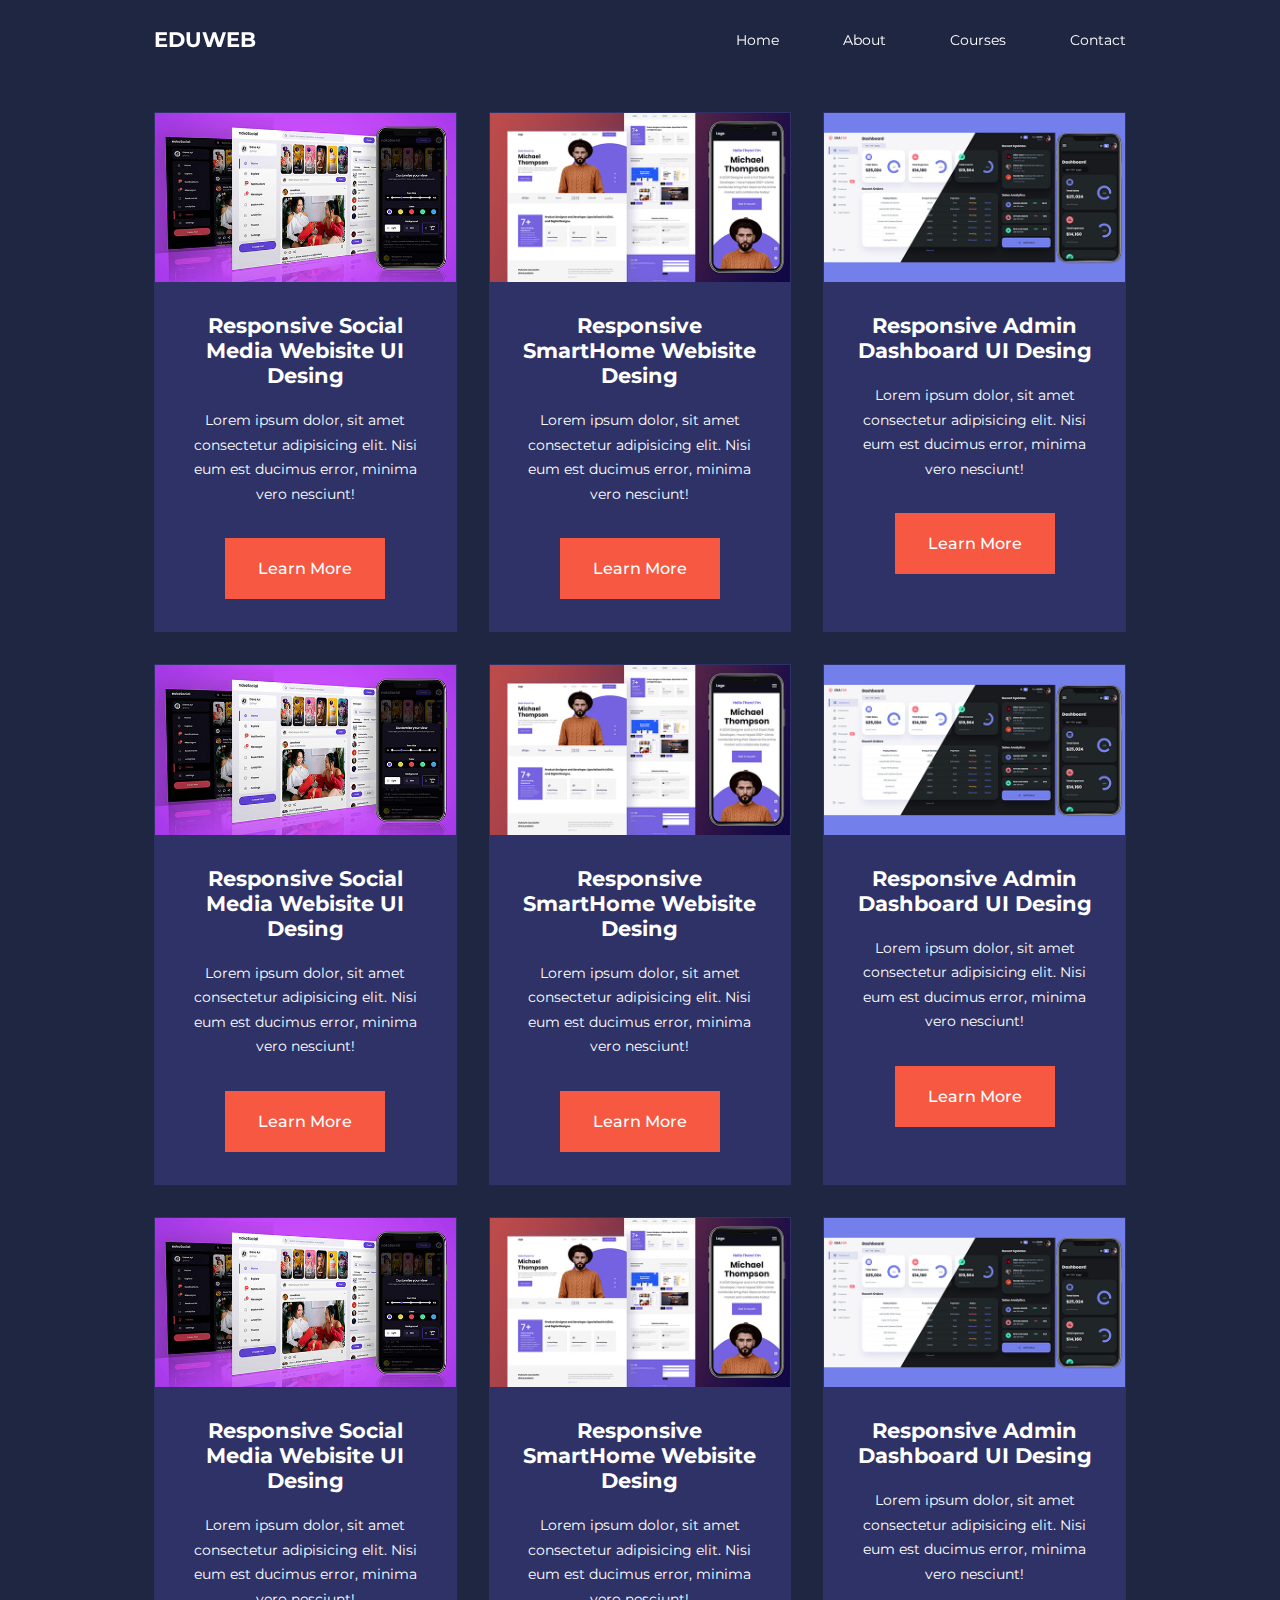
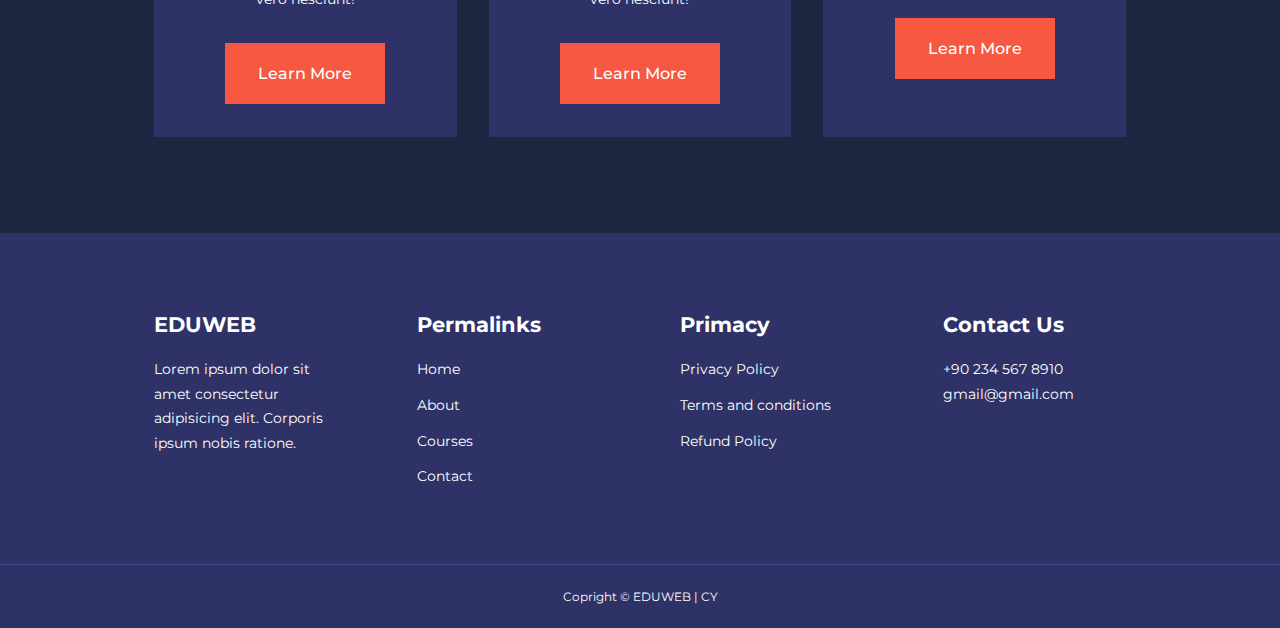
<file: courses.html>
<!DOCTYPE html>
<html lang="en">
<head>
    <meta charset="UTF-8">
    <meta name="viewport" content="width=device-width, initial-scale=1.0">
    <title>Responsive Multipage Education Webisite Using Html, Css, JavaScript</title>
    <!-- IconScout CDN Link-->
        <link rel="stylesheet" href="https://unicons.iconscout.com/release/v2.1.6/css/unicons.css">
    <!-- Google Fonts (Montserrat) Link -->
        <link rel="preconnect" href="https://fonts.googleapis.com">
        <link rel="preconnect" href="https://fonts.gstatic.com" crossorigin>
        <link href="https://fonts.googleapis.com/css2?family=Montserrat:ital,wght@0,100;0,200;0,300;0,400;0,500;0,600;0,700;0,800;0,900;1,100;1,200;1,300;1,400;1,500;1,600;1,700;1,800;1,900&family=Poppins:ital,wght@0,200;0,700;0,800;0,900;1,100;1,200;1,300;1,400;1,500;1,600;1,700;1,800;1,900&family=Roboto:ital,wght@0,400;0,500;1,400&display=swap" rel="stylesheet">
    <!-- Style CSS -->
        <link rel="stylesheet" href="./css/style.css">
    <style>
        .courses{
            margin-top: 1rem;
        }
    </style>

</head>
<body>
    <!-- ===========  NAVBAR START =========== -->
    <nav>
        <div class="container nav__container">
            <a href="index.html"><h4>EDUWEB</h4></a>
            <ul class="nav__menu">
                <li><a href="index.html">Home</a></li>
                <li><a href="about.html">About</a></li>
                <li><a href="courses.html">Courses</a></li>
                <li><a href="contact.html">Contact</a></li>
            </ul>
            <button id="open-menu-btn"><i class="uil uil-bars"></i></button>
            <button id="close-menu-btn"><i class="uil uil-multiply"></i></button>
        </div>
    </nav>
<!-- ===========  NAVBAR END =========== -->


<!-- ===========  COURSES START  =========== -->
<section class="courses">
   <!--  <h2>Our Popular Courses</h2> -->
    <div class="container courses__container">
       
        <article class="course">
            <div class="course__image">
                <img src="./images/course1.jpg" alt="">
            </div>
           <div class="course__info">
                <h4>Responsive Social Media Webisite UI Desing</h4>
                <p>Lorem ipsum dolor, sit amet consectetur adipisicing elit. Nisi eum est ducimus error, minima vero nesciunt!</p>
                <a href="courses.html" class="btn btn-primary">Learn More</a>
           </div>
        </article>

        <article class="course">
            <div class="course__image">
                <img src="./images/course2.jpg" alt="">
            </div>
            <div class="course__info">
                <h4>Responsive SmartHome Webisite Desing</h4>
                <p>Lorem ipsum dolor, sit amet consectetur adipisicing elit. Nisi eum est ducimus error, minima vero nesciunt!</p>
                <a href="courses.html" class="btn btn-primary">Learn More</a>
            </div>
        </article>

        <article class="course">
            <div class="course__image">
                <img src="./images/course3.jpg" alt="">
            </div>
            <div class="course__info">
                <h4>Responsive Admin Dashboard UI Desing</h4>
                <p>Lorem ipsum dolor, sit amet consectetur adipisicing elit. Nisi eum est ducimus error, minima vero nesciunt!</p>
                <a href="courses.html" class="btn btn-primary">Learn More</a>
            </div>
        </article>

        <article class="course">
            <div class="course__image">
                <img src="./images/course1.jpg" alt="">
            </div>
           <div class="course__info">
                <h4>Responsive Social Media Webisite UI Desing</h4>
                <p>Lorem ipsum dolor, sit amet consectetur adipisicing elit. Nisi eum est ducimus error, minima vero nesciunt!</p>
                <a href="courses.html" class="btn btn-primary">Learn More</a>
           </div>
        </article>

        <article class="course">
            <div class="course__image">
                <img src="./images/course2.jpg" alt="">
            </div>
            <div class="course__info">
                <h4>Responsive SmartHome Webisite Desing</h4>
                <p>Lorem ipsum dolor, sit amet consectetur adipisicing elit. Nisi eum est ducimus error, minima vero nesciunt!</p>
                <a href="courses.html" class="btn btn-primary">Learn More</a>
            </div>
        </article>

        <article class="course">
            <div class="course__image">
                <img src="./images/course3.jpg" alt="">
            </div>
            <div class="course__info">
                <h4>Responsive Admin Dashboard UI Desing</h4>
                <p>Lorem ipsum dolor, sit amet consectetur adipisicing elit. Nisi eum est ducimus error, minima vero nesciunt!</p>
                <a href="courses.html" class="btn btn-primary">Learn More</a>
            </div>
        </article>

        <article class="course">
            <div class="course__image">
                <img src="./images/course1.jpg" alt="">
            </div>
           <div class="course__info">
                <h4>Responsive Social Media Webisite UI Desing</h4>
                <p>Lorem ipsum dolor, sit amet consectetur adipisicing elit. Nisi eum est ducimus error, minima vero nesciunt!</p>
                <a href="courses.html" class="btn btn-primary">Learn More</a>
           </div>
        </article>

        <article class="course">
            <div class="course__image">
                <img src="./images/course2.jpg" alt="">
            </div>
            <div class="course__info">
                <h4>Responsive SmartHome Webisite Desing</h4>
                <p>Lorem ipsum dolor, sit amet consectetur adipisicing elit. Nisi eum est ducimus error, minima vero nesciunt!</p>
                <a href="courses.html" class="btn btn-primary">Learn More</a>
            </div>
        </article>

        <article class="course">
            <div class="course__image">
                <img src="./images/course3.jpg" alt="">
            </div>
            <div class="course__info">
                <h4>Responsive Admin Dashboard UI Desing</h4>
                <p>Lorem ipsum dolor, sit amet consectetur adipisicing elit. Nisi eum est ducimus error, minima vero nesciunt!</p>
                <a href="courses.html" class="btn btn-primary">Learn More</a>
            </div>
        </article>

    </div>
</section>

<!-- ===========  COURSES END =========== -->




<!-- ===========  FOOTER START =========== -->

<footer>
    <div class="container footer_container">
        <div class="footer__1">
            <a href="index.html" class="footer_logo">
                <h4>EDUWEB</h4>
            </a>
            <p>
                Lorem ipsum dolor sit amet consectetur adipisicing elit. Corporis ipsum nobis ratione.
            </p>
        </div>
        <div class="footer__2">
            <h4>Permalinks</h4>
            <ul class="permalinks">
                <li><a href="index.html">Home</a></li>
                <li><a href="about.html">About</a></li>
                <li><a href="courses.html">Courses</a></li>
                <li><a href="contact.html">Contact</a></li>
            </ul>
        </div>

        <div class="footer__3">
            <h4>Primacy</h4>
            <ul class="privacy">
                <li><a href="#">Privacy Policy</a></li>
                <li><a href="#">Terms and conditions</a></li>
                <li><a href="#">Refund Policy</a></li>
            </ul>
        </div>
        
        <div class="footer__4">
            <h4>Contact Us</h4>
            <div>
                <p>+90 234 567 8910</p>
                <p>gmail@gmail.com</p>
            </div>

                <ul class="footer__socials">
                    <li>
                        <a href="#"><i class="uil uil-facebook-f"></i></a>
                    </li>
                    <li>
                        <a href="#"><i class="uil uil-instagram-alt"></i></a>
                    </li>
                    <li>
                        <a href="#"><i class="uil uil-twitter"></i></a>
                    </li>
                    <li>
                        <a href="#"><i class="uil uil-linkedin-alt"></i></a>
                    </li>
                </ul>
            </div>
        </div>
     
    <div class="footer__copyright">
        <small>Copright &copy; EDUWEB | CY</small>
    </div>
</footer>

<!-- ===========  FOOTER END =========== -->


<!-- ===========  JAVASCRIPT STAR =========== -->
<script src="main.js"></script>
<!-- ===========  JAVASCRIPT END =========== -->

</body>
</html>
</file>
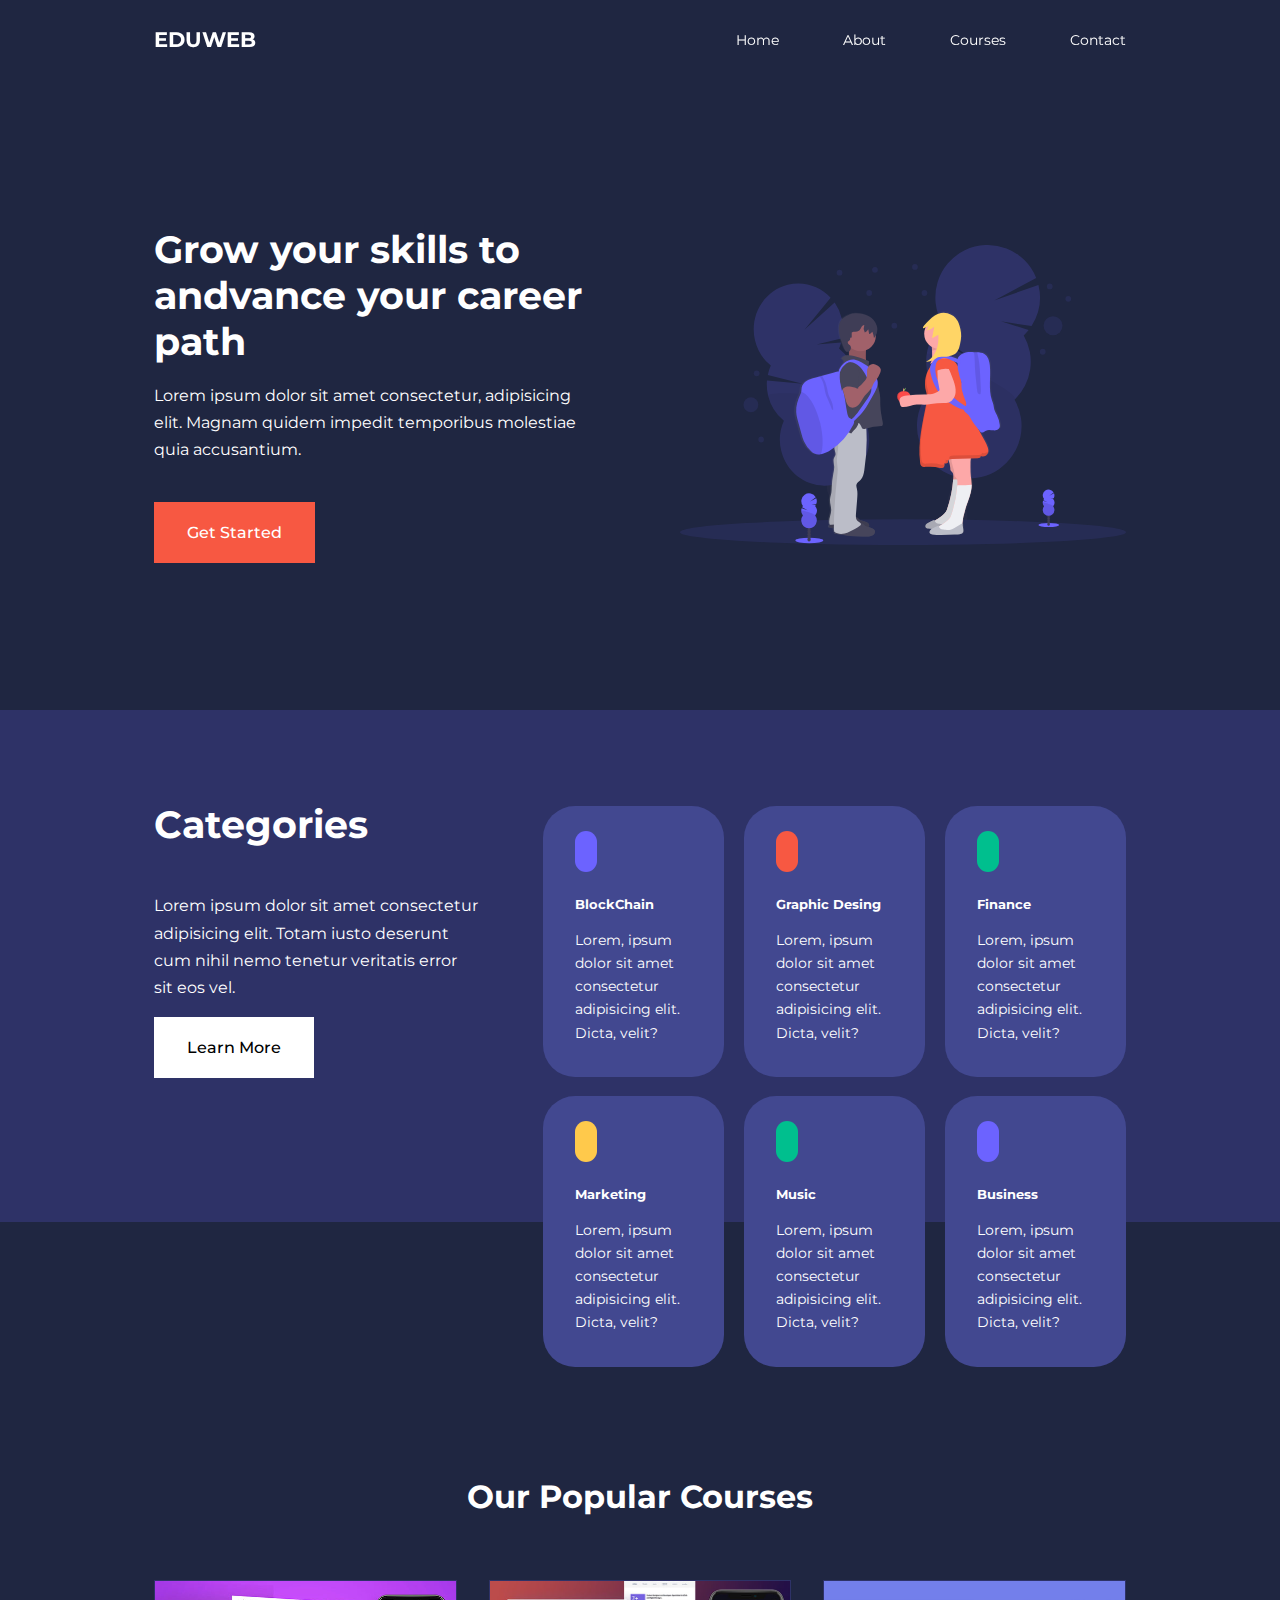
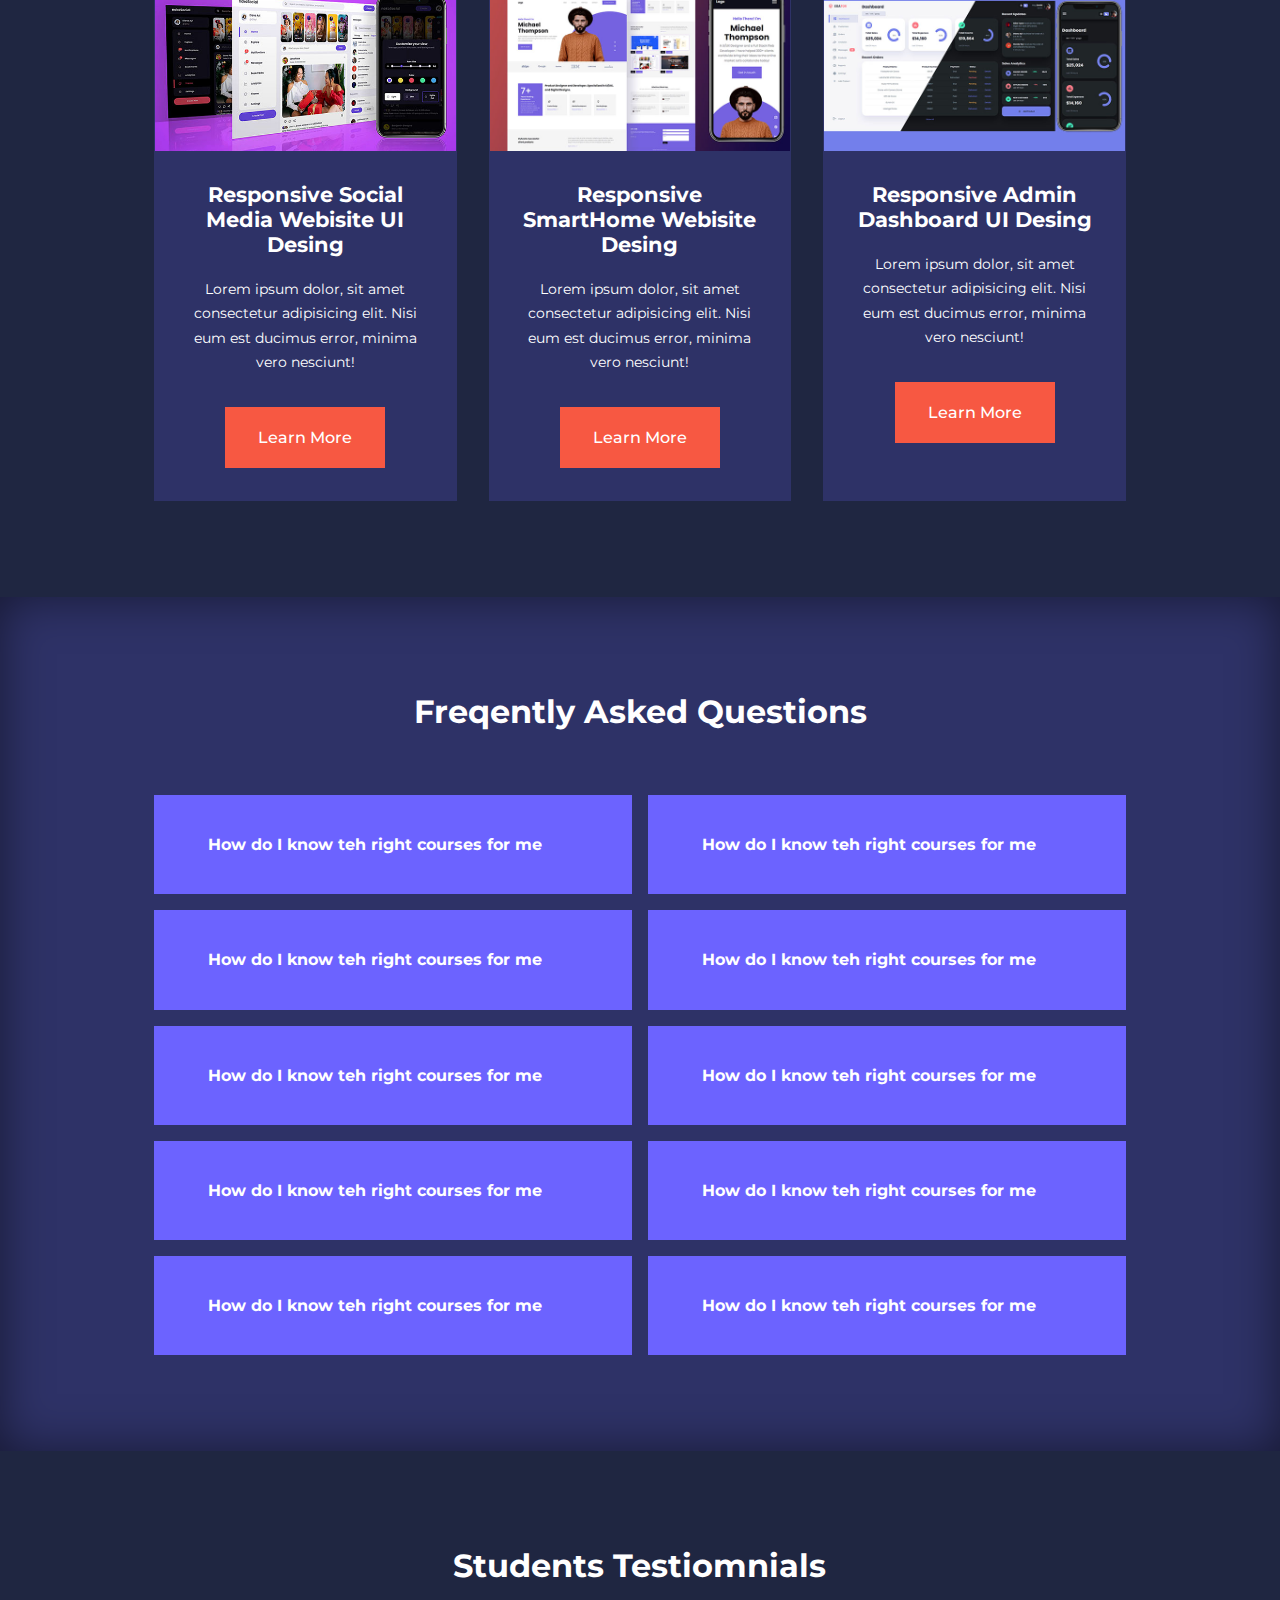
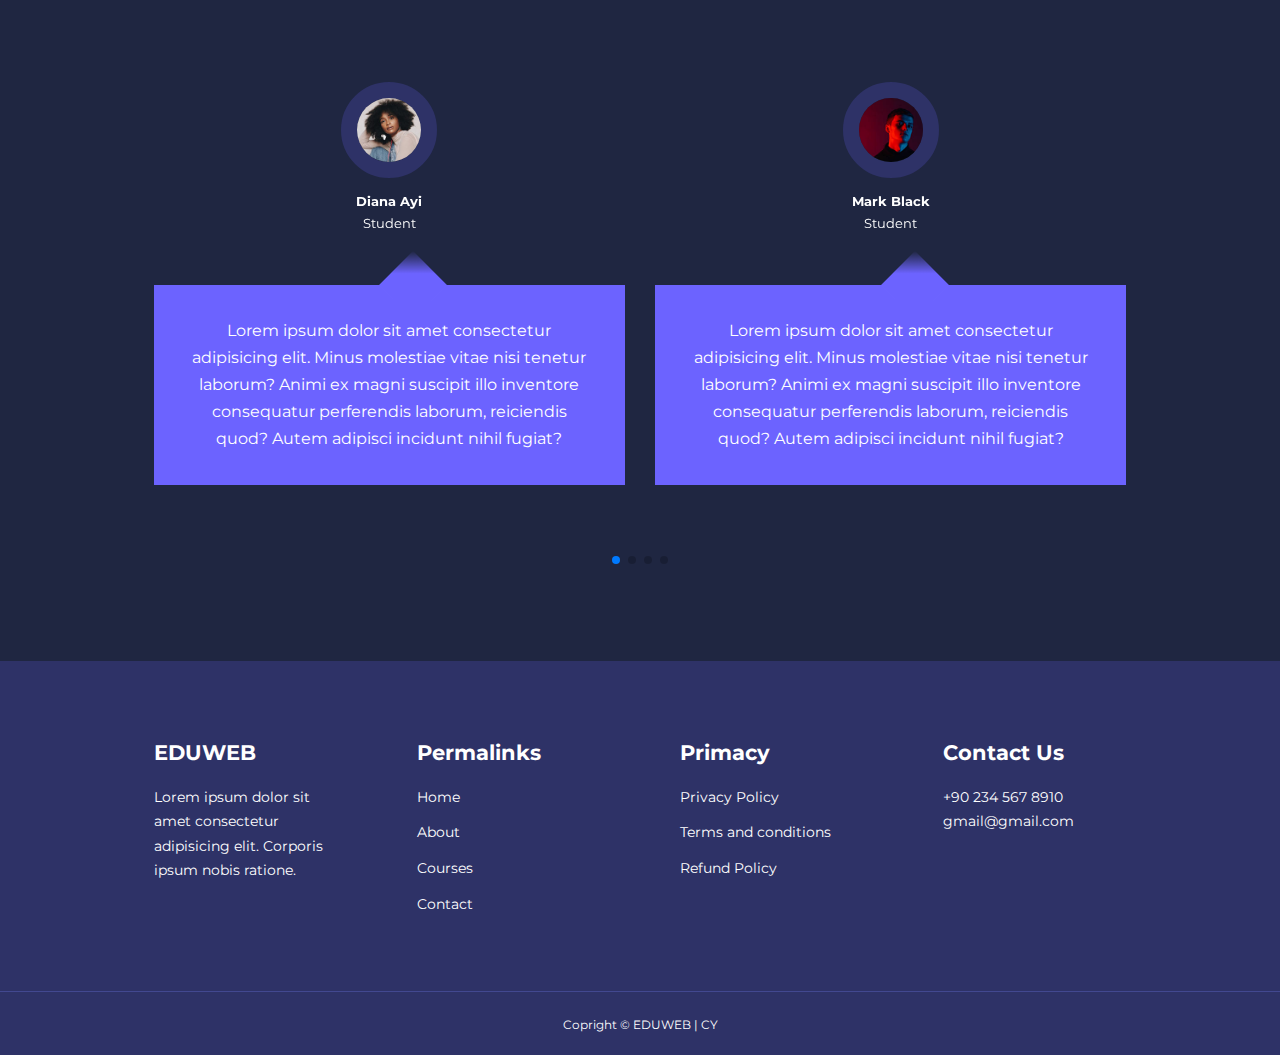
<file: index_eski.html>
<!DOCTYPE html>
<html lang="en">
<head>
    <meta charset="UTF-8">
    <meta name="viewport" content="width=device-width, initial-scale=1.0">
    <title>Responsive Multipage Education Webisite Using Html, Css, JavaScript</title>
    <!-- IconScout CDN Link-->
        <link rel="stylesheet" href="https://unicons.iconscout.com/release/v2.1.6/css/unicons.css">
    <!-- Google Fonts (Montserrat) Link -->
        <link rel="preconnect" href="https://fonts.googleapis.com">
        <link rel="preconnect" href="https://fonts.gstatic.com" crossorigin>
        <link href="https://fonts.googleapis.com/css2?family=Montserrat:ital,wght@0,100;0,200;0,300;0,400;0,500;0,600;0,700;0,800;0,900;1,100;1,200;1,300;1,400;1,500;1,600;1,700;1,800;1,900&family=Poppins:ital,wght@0,200;0,700;0,800;0,900;1,100;1,200;1,300;1,400;1,500;1,600;1,700;1,800;1,900&family=Roboto:ital,wght@0,400;0,500;1,400&display=swap" rel="stylesheet">
    <!-- Swiper Js Slider -->
        <link rel="stylesheet" href="https://cdn.jsdelivr.net/npm/swiper@11/swiper-bundle.min.css"/>
    <!-- Style CSS -->
        <link rel="stylesheet" href="./css/style.css">

    <!-- zemin <style>body{background-image: url("./images/bg-texture.png");}</style>  -->   
</head>
<body>
    <!-- ===========  NAVBAR START =========== -->
    <nav>
        <div class="container nav__container">
            <a href="index.html"><h4>EDUWEB</h4></a>
            <ul class="nav__menu">
                <li><a href="index.html">Home</a></li>
                <li><a href="about.html">About</a></li>
                <li><a href="courses.html">Courses</a></li>
                <li><a href="contact.html">Contact</a></li>
            </ul>
            <button id="open-menu-btn"><i class="uil uil-bars"></i></button>
            <button id="close-menu-btn"><i class="uil uil-multiply"></i></button>
        </div>
    </nav>
<!-- ===========  NAVBAR END =========== -->

<!-- ===========  HEADER START =========== -->
    <header>
        <div class="container header__container">
           
            <div class="header__left">
                <h1>Grow your skills to andvance your career path</h1>
                <p>Lorem ipsum dolor sit amet consectetur, adipisicing elit. Magnam quidem impedit temporibus molestiae quia accusantium.</p>
                <a href="courses.html" class="btn btn-primary">Get Started</a>

            </div>

            <div class="header__right">
                <div class="header__right-image">
                    <img src="./images/header.svg" alt="">
                </div>
            </div>

        </div>
    </header>
<!-- ===========  HEADER END =========== -->

<!-- ===========  CATEGORIES START =========== -->
<section class="categories">
    <div class="container categories__container">
        
        <div class="categories__left">
                <h1>Categories</h1>
                <p>Lorem ipsum dolor sit amet consectetur adipisicing elit. Totam iusto deserunt cum nihil nemo tenetur veritatis error sit eos vel.</p>
                <a href="#" class="btn">Learn More</a>
        </div>

        <div class="categories__right">
                <article class="category">
                   <span class="category__icon"><i class="uil uil-bitcoin-circle"></i></span> 
                    <h5>BlockChain</h5>
                    <p>Lorem, ipsum dolor sit amet consectetur adipisicing elit. Dicta, velit?</p>
                </article>

                <article class="category">
                    <span class="category__icon"><i class="uil uil-palette"></i></span> 
                     <h5>Graphic Desing</h5>
                     <p>Lorem, ipsum dolor sit amet consectetur adipisicing elit. Dicta, velit?</p>
                 </article>

                 <article class="category">
                    <span class="category__icon"><i class="uil uil-dollar-alt"></i></span> 
                     <h5>Finance</h5>
                     <p>Lorem, ipsum dolor sit amet consectetur adipisicing elit. Dicta, velit?</p>
                 </article>

                 <article class="category">
                    <span class="category__icon"><i class="uil uil-label-alt"></i></span> 
                     <h5>Marketing</h5>
                     <p>Lorem, ipsum dolor sit amet consectetur adipisicing elit. Dicta, velit?</p>
                 </article>

                 <article class="category">
                    <span class="category__icon"><i class="uil uil-music"></i></span> 
                     <h5>Music</h5>
                     <p>Lorem, ipsum dolor sit amet consectetur adipisicing elit. Dicta, velit?</p>
                 </article>

                 <article class="category">
                    <span class="category__icon"><i class="uil uil-puzzle-piece"></i></span> 
                     <h5>Business</h5>
                     <p>Lorem, ipsum dolor sit amet consectetur adipisicing elit. Dicta, velit?</p>
                 </article>
        </div>

    </div>
</section>
<!-- ===========  CATEGORIES END =========== -->

<!-- ===========  COURSES START  =========== -->
<section class="courses">
    <h2>Our Popular Courses</h2>
    <div class="container courses__container">
       
        <article class="course">
            <div class="course__image">
                <img src="./images/course1.jpg" alt="">
            </div>
           <div class="course__info">
                <h4>Responsive Social Media Webisite UI Desing</h4>
                <p>Lorem ipsum dolor, sit amet consectetur adipisicing elit. Nisi eum est ducimus error, minima vero nesciunt!</p>
                <a href="courses.html" class="btn btn-primary">Learn More</a>
           </div>
        </article>

        <article class="course">
            <div class="course__image">
                <img src="./images/course2.jpg" alt="">
            </div>
            <div class="course__info">
                <h4>Responsive SmartHome Webisite Desing</h4>
                <p>Lorem ipsum dolor, sit amet consectetur adipisicing elit. Nisi eum est ducimus error, minima vero nesciunt!</p>
                <a href="courses.html" class="btn btn-primary">Learn More</a>
            </div>
        </article>

        <article class="course">
            <div class="course__image">
                <img src="./images/course3.jpg" alt="">
            </div>
            <div class="course__info">
                <h4>Responsive Admin Dashboard UI Desing</h4>
                <p>Lorem ipsum dolor, sit amet consectetur adipisicing elit. Nisi eum est ducimus error, minima vero nesciunt!</p>
                <a href="courses.html" class="btn btn-primary">Learn More</a>
            </div>
        </article>

    </div>
</section>

<!-- ===========  COURSES END =========== -->


<!-- ===========  FAQS START =========== -->

<section class="faqs">
    <h2>Freqently Asked Questions</h2>
    <container class="container faqs__container">

        <article class="faq">
            <div class="faq__icon"><i class="uil uil-plus"></i></div>
            <div class="faq__question__answer">
                    <h4>How do I know teh right courses for me</h4>
                    <p>Lorem ipsum dolor sit amet, consectetur adipisicing elit. Corporis ab dolores veniam quidem nam atque! Asperiores aliquid voluptates earum nostrum repudiandae accusantium, soluta a vel fugiat reprehenderit porro, repellendus sint!</p>
            </div>
        </article>

        <article class="faq">
            <div class="faq__icon"><i class="uil uil-plus"></i></div>
            <div class="faq__question__answer">
                    <h4>How do I know teh right courses for me</h4>
                    <p>Lorem ipsum dolor sit amet, consectetur adipisicing elit. Corporis ab dolores veniam quidem nam atque! Asperiores aliquid voluptates earum nostrum repudiandae accusantium, soluta a vel fugiat reprehenderit porro, repellendus sint!</p>
            </div>
        </article>

        <article class="faq">
            <div class="faq__icon"><i class="uil uil-plus"></i></div>
            <div class="faq__question__answer">
                    <h4>How do I know teh right courses for me</h4>
                    <p>Lorem ipsum dolor sit amet, consectetur adipisicing elit. Corporis ab dolores veniam quidem nam atque! Asperiores aliquid voluptates earum nostrum repudiandae accusantium, soluta a vel fugiat reprehenderit porro, repellendus sint!</p>
            </div>
        </article>

        <article class="faq">
            <div class="faq__icon"><i class="uil uil-plus"></i></div>
            <div class="faq__question__answer">
                    <h4>How do I know teh right courses for me</h4>
                    <p>Lorem ipsum dolor sit amet, consectetur adipisicing elit. Corporis ab dolores veniam quidem nam atque! Asperiores aliquid voluptates earum nostrum repudiandae accusantium, soluta a vel fugiat reprehenderit porro, repellendus sint!</p>
            </div>
        </article>

        <article class="faq">
            <div class="faq__icon"><i class="uil uil-plus"></i></div>
            <div class="faq__question__answer">
                    <h4>How do I know teh right courses for me</h4>
                    <p>Lorem ipsum dolor sit amet, consectetur adipisicing elit. Corporis ab dolores veniam quidem nam atque! Asperiores aliquid voluptates earum nostrum repudiandae accusantium, soluta a vel fugiat reprehenderit porro, repellendus sint!</p>
            </div>
        </article>

            <article class="faq">
            <div class="faq__icon"><i class="uil uil-plus"></i></div>
            <div class="faq__question__answer">
                    <h4>How do I know teh right courses for me</h4>
                    <p>Lorem ipsum dolor sit amet, consectetur adipisicing elit. Corporis ab dolores veniam quidem nam atque! Asperiores aliquid voluptates earum nostrum repudiandae accusantium, soluta a vel fugiat reprehenderit porro, repellendus sint!</p>
            </div>
        </article>

        <article class="faq">
            <div class="faq__icon"><i class="uil uil-plus"></i></div>
            <div class="faq__question__answer">
                    <h4>How do I know teh right courses for me</h4>
                    <p>Lorem ipsum dolor sit amet, consectetur adipisicing elit. Corporis ab dolores veniam quidem nam atque! Asperiores aliquid voluptates earum nostrum repudiandae accusantium, soluta a vel fugiat reprehenderit porro, repellendus sint!</p>
            </div>
        </article>

        <article class="faq">
            <div class="faq__icon"><i class="uil uil-plus"></i></div>
            <div class="faq__question__answer">
                    <h4>How do I know teh right courses for me</h4>
                    <p>Lorem ipsum dolor sit amet, consectetur adipisicing elit. Corporis ab dolores veniam quidem nam atque! Asperiores aliquid voluptates earum nostrum repudiandae accusantium, soluta a vel fugiat reprehenderit porro, repellendus sint!</p>
            </div>
        </article>

        <article class="faq">
            <div class="faq__icon"><i class="uil uil-plus"></i></div>
            <div class="faq__question__answer">
                    <h4>How do I know teh right courses for me</h4>
                    <p>Lorem ipsum dolor sit amet, consectetur adipisicing elit. Corporis ab dolores veniam quidem nam atque! Asperiores aliquid voluptates earum nostrum repudiandae accusantium, soluta a vel fugiat reprehenderit porro, repellendus sint!</p>
            </div>
        </article>

        <article class="faq">
            <div class="faq__icon"><i class="uil uil-plus"></i></div>
            <div class="faq__question__answer">
                    <h4>How do I know teh right courses for me</h4>
                    <p>Lorem ipsum dolor sit amet, consectetur adipisicing elit. Corporis ab dolores veniam quidem nam atque! Asperiores aliquid voluptates earum nostrum repudiandae accusantium, soluta a vel fugiat reprehenderit porro, repellendus sint!</p>
            </div>
        </article>

    </container>
</section>

<!-- ===========  FAQS END =========== -->

<!-- ===========  TESTIMONIALS START =========== -->

    <section class="container testimonials__container mySwiper">
        <h2>Students Testiomnials</h2>
        <div class="swiper-wrapper">
            
            <article class="testimonial swiper-slide">
                <div class="avatar">
                    <img src="./images/avatar1.jpg" alt="">
                </div>
                <div class="testimonial__info">
                    <h5>Diana Ayi</h5>
                    <small>Student</small>
                    <div class="testimonial__body">
                        <p>Lorem ipsum dolor sit amet consectetur adipisicing elit. Minus molestiae vitae nisi tenetur laborum? Animi ex magni suscipit illo inventore consequatur perferendis laborum, reiciendis quod? Autem adipisci incidunt nihil fugiat?</p>
                        </div>
                    </div>
            </article>

            <article class="testimonial swiper-slide">
                <div class="avatar">
                    <img src="./images/avatar2.jpg" alt="">
                </div>
                <div class="testimonial__info">
                    <h5>Mark Black</h5>
                    <small>Student</small>
                    <div class="testimonial__body">
                        <p>Lorem ipsum dolor sit amet consectetur adipisicing elit. Minus molestiae vitae nisi tenetur laborum? Animi ex magni suscipit illo inventore consequatur perferendis laborum, reiciendis quod? Autem adipisci incidunt nihil fugiat?</p>
                        </div>
                    </div>
            </article>

            <article class="testimonial swiper-slide">
                <div class="avatar">
                    <img src="./images/avatar3.jpg" alt="">
                </div>
                <div class="testimonial__info">
                    <h5>John Doe</h5>
                    <small>Student</small>
                    <div class="testimonial__body">
                        <p>Lorem ipsum dolor sit amet consectetur adipisicing elit. Minus molestiae vitae nisi tenetur laborum? Animi ex magni suscipit illo inventore consequatur perferendis laborum, reiciendis quod? Autem adipisci incidunt nihil fugiat?</p>
                        </div>
                    </div>
            </article>

            <article class="testimonial swiper-slide">
                <div class="avatar">
                    <img src="./images/avatar4.jpg" alt="">
                </div>
                <div class="testimonial__info">
                    <h5>Esma Sultan</h5>
                    <small>Student</small>
                    <div class="testimonial__body">
                        <p>Lorem ipsum dolor sit amet consectetur adipisicing elit. Minus molestiae vitae nisi tenetur laborum? Animi ex magni suscipit illo inventore consequatur perferendis laborum, reiciendis quod? Autem adipisci incidunt nihil fugiat?</p>
                        </div>
                    </div>
            </article>

            <article class="testimonial swiper-slide">
                <div class="avatar">
                    <img src="./images/avatar5.jpg" alt="">
                </div>
                <div class="testimonial__info">
                    <h5>Jane Doe</h5>
                    <small>Student</small>
                    <div class="testimonial__body">
                    <p>Lorem ipsum dolor sit amet consectetur adipisicing elit. Minus molestiae vitae nisi tenetur laborum? Animi ex magni suscipit illo inventore consequatur perferendis laborum, reiciendis quod? Autem adipisci incidunt nihil fugiat?</p>
                    </div>
                </div>
            </article>

        </div>
        <div class="swiper-pagination"></div>
    </section>


<!-- ===========  TESTIMONIALS END =========== -->


<!-- ===========  FOOTER START =========== -->

<footer>
    <div class="container footer_container">
        <div class="footer__1">
            <a href="index.html" class="footer_logo">
                <h4>EDUWEB</h4>
            </a>
            <p>
                Lorem ipsum dolor sit amet consectetur adipisicing elit. Corporis ipsum nobis ratione.
            </p>
        </div>
        <div class="footer__2">
            <h4>Permalinks</h4>
            <ul class="permalinks">
                <li><a href="index.html">Home</a></li>
                <li><a href="about.html">About</a></li>
                <li><a href="courses.html">Courses</a></li>
                <li><a href="contact.html">Contact</a></li>
            </ul>
        </div>

        <div class="footer__3">
            <h4>Primacy</h4>
            <ul class="privacy">
                <li><a href="#">Privacy Policy</a></li>
                <li><a href="#">Terms and conditions</a></li>
                <li><a href="#">Refund Policy</a></li>
            </ul>
        </div>
        
        <div class="footer__4">
            <h4>Contact Us</h4>
            <div>
                <p>+90 234 567 8910</p>
                <p>gmail@gmail.com</p>
            </div>

                <ul class="footer__socials">
                    <li>
                        <a href="#"><i class="uil uil-facebook-f"></i></a>
                    </li>
                    <li>
                        <a href="#"><i class="uil uil-instagram-alt"></i></a>
                    </li>
                    <li>
                        <a href="#"><i class="uil uil-twitter"></i></a>
                    </li>
                    <li>
                        <a href="#"><i class="uil uil-linkedin-alt"></i></a>
                    </li>
                </ul>
            </div>
        </div>
     
    <div class="footer__copyright">
        <small>Copright &copy; EDUWEB | CY</small>
    </div>
</footer>

<!-- ===========  FOOTER END =========== -->


<!-- ===========  JAVASCRIPT STAR =========== -->
<script src="https://cdn.jsdelivr.net/npm/swiper@11/swiper-bundle.min.js"></script>

<script src="main.js"></script>

<script>
    var swiper = new Swiper(".mySwiper", {
      slidesPerView: 1,
      spaceBetween: 30,
      pagination: {
        el: ".swiper-pagination",
        clickable: true,
      },
      //when window width is >=600 büyük ekranlar için 600 boyut sonrası ayarlama
      breakpoints:{
        600:{
            slidesPerView:2
        }
      }
    });
  </script>

<!-- ===========  JAVASCRIPT END =========== -->

</body>
</html>
</file>
<file: css/style.css>
* {
  margin: 0;
  padding: 0;
  border: 0;
  outline: 0;
  text-decoration: none;
  list-style: none;
  box-sizing: border-box;
}

:root {
  /* değişken tanımlamaları */
  --color-primary: #6c63ff;
  --color-success: #00bf8e;
  --color-warning: #ffc94b;
  --color-danger: #f75842;
  --color-danger-variant: rgba(247, 88, 66, 0.4);
  --color-white: #fff;
  --color-light: rgba(255, 255, 255, 0.7);
  --color-black: #000;
  --color-bg: #1f2641;
  --color-bg1: #2e3267;
  --color-bg2: #424890;

  --container-width-lg: 76%;
  --container-width-md: 90%;
  --container-width-sm: 94%;

  --transition: all 400ms ease;
}

body {
  font-family: "Montserrat", sans-serif;
  line-height: 1.7;
  color: var(--color-white);
  background-color: var(--color-bg);
}

.container {
  width: var(--container-width-lg);
  margin: 0 auto;
}

section {
  padding: 6rem 0;
}

section h2 {
  text-align: center;
  margin-bottom: 4rem;
}

h1,
h2,
h3,
h4,
h5 {
  line-height: 1.2;
}

h1 {
  font-size: 2.4rem;
}

h2 {
  font-size: 2rem;
}

h3 {
  font-size: 1.6rem;
}

h4 {
  font-size: 1.3rem;
}

a {
  color: var(--color-white);
}

img {
  width: 100%;
  display: block;
  object-fit: cover;
}

.btn {
  display: inline-block;
  background: var(--color-white);
  color: var(--color-black);
  padding: 1rem 2rem;
  border: 1px solid transparent;
  font-weight: 500;
  transition: var(--transition);
}
.btn:hover {
  background: transparent;
  color: var(--color-white);
  border-color: var(--color-white);
}

.btn-primary {
  background: var(--color-danger);
  color: var(--color-white);
}

/* ===========  NAVBAR  ===========  */

nav {
  background: transparent;
  width: 100vw;
  height: 5rem;
  position: fixed;
  top: 0;
  z-index: 11;
}

/* change navbar style on scroll using javascript */

.window-scroll {
  background: var(--color-primary);
  box-shadow: 0 1rem 2rem rgba(0, 0, 0, 0.2);
}

.nav__container {
  height: 100%;
  display: flex;
  justify-content: space-between;
  align-items: center;
}

nav button {
  display: none;
}

.nav__menu {
  display: flex;
  align-items: center;
  gap: 4rem;
}

.nav__menu a {
  font-size: 0.9rem;
  transition: var(--transition);
}

.nav__menu a:hover {
  color: var(--color-bg2);
}

/* ===========  HEADER  ===========  */

header {
  position: relative;
  top: 5rem; /* navbar height: 5rem; verilmişti o yüzden hemen altına eklemek için yukardan 5rem uzaklık verdik */
  overflow: hidden;
  height: 70vh;
  margin-bottom: 5rem;
}

.header__container {
  display: grid;
  grid-template-columns: 1fr 1fr; /* display:grid; ile birlikte kullanılır %50 %50 div i ikiye böldük */
  align-items: center; /* dikeyde ortalama */
  gap: 5rem; /* aralarına 5rem boşluk bıraktık */
  height: 100%; /* ebebeyn boyutunu 100 % yaptık */
}

.header__left p {
  margin: 1rem 0 2.4rem; /* top right bottom left bu şekilde kullanılırsa top right and lefts bottom */
}

/* ===========  CATEGORIES  ===========  */

.categories {
  background: var(--color-bg1);
  height: 32rem;
}

.categories h1 {
  line-height: 1;
  margin-bottom: 3rem;
}
.categories__container {
  display: grid;
  grid-template-columns: 40% 60%;
  /*  gap: 4rem; */
}

.categories__left p {
  margin-right: 4rem;
  margin-bottom: 1rem;
}

.categories__right {
  display: grid;
  grid-template-columns: repeat(3, 1fr); /* 3 sütun ve boşluğa göre yerleşim ayarlaması */
  gap: 1.2rem;
}

.category {
  /* article zemin ayarları */
  background: var(--color-bg2);
  padding: 2rem;
  border-radius: 2rem;
  transition: var(--transition);
}

.category:hover {
  box-shadow: 0 3rem 3rem rgba(0, 0, 0, 0.3);
}

.category:nth-child(2) .category__icon {
  background: var(--color-danger);
}

.category:nth-child(3) .category__icon {
  background: var(--color-success);
}

.category:nth-child(4) .category__icon {
  background: var(--color-warning);
}

.category:nth-child(5) .category__icon {
  background: var(--color-success);
}

.category__icon {
  background-color: var(--color-primary);
  padding: 0.7rem;
  border-radius: 0.9rem;
}
.category h5 {
  margin: 2rem 0 1rem;
}

.category p {
  font-size: 0.85rem;
}

/* ===========  COURSES  ===========  */
.courses {
  margin-top: 10rem;
}

.courses__container {
  display: grid;
  grid-template-columns: repeat(3, 1fr);
  gap: 2rem;
}

.course {
  background: var(--color-bg1);
  text-align: center;
  border: 1px solid transparent;
  transition: var(--transition);
}

.course:hover {
  background: transparent;
  border-color: var(--color-primary);
}

.course__info {
  padding: 2rem;
}

.course__info p {
  margin: 1.2rem 0 2rem;
  font-size: 0.9rem;
}

/* ===========  FAQS  ===========  */

.faqs {
  background: var(--color-bg1);
  box-shadow: inset 0 0 3rem rgba(0, 0, 0, 0.5);
}

.faqs__container {
  display: grid;
  grid-template-columns: 1fr 1fr;
  gap: 1rem;
}

.faq {
  padding: 2rem;
  display: flex;
  align-items: center;
  gap: 1.4rem;
  height: fit-content; /* içeriği sığacak şekilde yükseklik ayarı */
  background: var(--color-primary);
  cursor: pointer;
}

.faq h4 {
  font-size: 1rem;
  line-height: 2.2;
}

.faq__icon {
  align-self: flex-start;
  font-size: 1.2rem;
}
.faq p {
  margin-top: 0.8rem;
  display: none;
}

.faq.open p {
  display: block;
}

/* ===========  TESTIMONIALS  ===========  */

.testimonials__container {
  overflow: hidden;
  position: relative;
  margin-bottom: 5rem;
}

.testimonial {
  padding-top: 2rem;
}

.avatar {
  width: 6rem;
  height: 6rem;
  border-radius: 50%;
  overflow: hidden;
  margin: 0 auto 1rem;
  border: 1rem solid var(--color-bg1);
}

.testimonial__info {
  text-align: center;
}

.testimonial__body {
  background: var(--color-primary);
  padding: 2rem;
  margin-top: 3rem;
  position: relative;
}

.testimonial__body::before {
  content: "";
  display: block;
  background: linear-gradient(
    135deg,
    transparent,
    var(--color-primary),
    var(--color-primary),
    var(--color-primary)
  );
  width: 3rem;
  height: 3rem;
  position: absolute;
  left: 50%;
  top: -1.5rem;
  transform: rotate(45deg);
}

/* ===========  FOOTER  ===========  */

footer {
  background: var(--color-bg1);
  padding-top: 5rem;
  font-size: 0.9rem;
}

.footer_container {
  display: grid;
  grid-template-columns: repeat(4, 1fr);
  gap: 5rem;
}

.footer_container > div h4 {
  margin-bottom: 1.2rem;
}

.footer__1 p {
  margin: 0 0 2rem;
}

footer ul li {
  margin-bottom: 0.7rem;
}

footer ul li:hover {
  text-decoration: underline;
}

.footer__socials {
  display: flex;
  gap: 1rem;
  font-size: 1.2rem;
  margin-top: 2rem;
}

.footer__copyright {
  text-align: center;
  margin-top: 4rem;
  padding: 1.2rem 0;
  border-top: 1px solid var(--color-bg2);
}

/* ===========  MEDIA QUERIES (TABLETS)  ===========  */

@media screen and (max-width: 1024px) {
  .container {
    width: var(--container-width-md);
  }

  h1 {
    font-size: 2.2rem;
  }
  h2 {
    font-size: 1.7rem;
  }
  h3 {
    font-size: 1.4rem;
  }
  h4 {
    font-size: 1.2rem;
  }

  /* TABLET NAVBAR */
  nav button {
    display: inline-block;
    background: transparent;
    font-size: 1.8rem;
    color: var(--color-white);
    cursor: pointer;
  }

  nav button#close-menu-btn {
    display: none;
  }

  .nav__menu {
    position: fixed;
    top: 5rem;
    right: 5%;
    height: fit-content;
    width: 18rem;
    flex-direction: column;
    gap: 0;
    display: none;
  }

  .nav__menu li {
    width: 100%;
    height: 5.8rem;
    animation: animateNavItems 400ms linear forwards;
    transform-origin: top right;
    opacity: 0;
  }

  .nav__menu li:nth-child(2) {
    animation-delay: 200ms;
  }
  .nav__menu li:nth-child(3) {
    animation-delay: 400ms;
  }
  .nav__menu li:nth-child(4) {
    animation-delay: 600ms;
  }

  @keyframes animateNavItems {
    0% {
      transform: rotateZ(-90deg) rotateX(90deg) scale(0.1);
    }

    100% {
      transform: rotateZ(0) rotateY(0) scale(1);
      opacity: 1;
    }
  }

  .nav__menu li a {
    background: var(--color-primary);
    box-shadow: -4rem 6rem 10rem rgba(0, 0, 0, 0.6);
    width: 100%;
    height: 100%;
    display: grid;
    place-items: center;
  }

  .nav__menu li a:hover {
    background: var(--color-bg2);
    color: var(--color-white);
  }

  /* TABLET HEADER */
  header {
    height: 52vh;
    margin-bottom: 5rem;
  }

  .header__container {
    gap: 0;
    padding-bottom: 3rem;
  }

  /* TABLET CATEGORYS */

  .categories {
    height: auto;
  }

  .categories__container {
    grid-template-columns: 1fr;
    gap: 3rem;
  }

  .categories__left {
    margin-right: 0;
    margin-top: 5rem;
  }

  /* TABLET COURSES */
  .courses {
    margin-top: 5rem;
  }

  .courses__container {
    grid-template-columns: 1fr 1fr;
  }

  /* TABLET FAQS */

  .faqs_container {
    grid-template-columns: 1fr;
  }

  .faq {
    padding: 1.5rem;
  }

  /* TABLET FOOTER */

  .footer_container {
    grid-template-columns: 1fr 1fr;
  }
}

/* ===========  MEDIA QUERIES (MOBILES)  ===========  */

@media screen and (max-width: 600px) {
  .container {
    width: var(--container-width-sm);
  }

  /* MOBILE NAVBAR */
  .nav__menu {
    right: 3%;
  }

  /* MOBILE HEADERr */
  header {
    height: 100vh;
  }

  .header__container {
    grid-template-columns: 1fr;
    text-align: center;
    margin-top: 0;
  }

  .header__left p {
    margin-bottom: 1.3rem;
  }

  /* MOBILE CATEGORIES */

  .categories__right {
    grid-template-columns: 1fr 1fr;
    gap: 0.7rem;
  }

  .category {
    padding: 1rem;
    border-radius: 1rem;
  }

  .category__icon {
    margin-top: 4px;
    display: inline-block;
  }

  /* MOBILE COURSES */

  .courses__container {
    grid-template-columns: 1fr;
  }

  /* MOBILE TESTIMONIALS */

  .testimonial__body {
    padding: 1.2rem;
  }

  /* MOBILE FOOTER */

  .footer_container {
    grid-template-columns: 1fr;
    text-align: center;
    gap: 2rem;
  }

  .footer__1 p {
    margin: 1rem auto;
  }

  .footer__socials {
    justify-content: center;
  }
}
</file>
<file: css/slider.css>
.slider-container {
  width: 100%;
  margin: auto;
  overflow: hidden;
  position: relative;
}

.slides {
  display: flex;
  transition: transform 0.5s ease-in-out;
}

.slide {
  min-width: 100%;
  box-sizing: border-box;
}

.slide img {
  width: 100%;
  height: auto;
}

.slide-content {
  position: absolute;
  top: 50%;
  left: 50%;
  transform: translate(-50%, -50%);
  text-align: center;
  color: #fff;
}

.slide-content h2 {
  font-size: 2em;
  margin-bottom: 10px;
  background: var(--color-bg1);
  padding: 0.5rem 1rem;
  border-radius: 1rem;
}

.slide-content p {
  font-size: 1.2em;
  background: var(--color-danger);
  padding: 0;
  border-radius: 1rem;
}

/* Navigation Buttons */
.prev,
.next {
  position: absolute;
  top: 35%;
  width: auto;
  padding: 16px;
  margin-top: -22px;
  color: white;
  background: var(--color-bg2);
  font-weight: bold;
  font-size: 18px;
  transition: 0.6s ease;
  border-radius: 0 3px 3px 0;
  user-select: none;
}

.next {
  right: 0;
  border-radius: 3px 0 0 3px;
}

/* Button Hover Effect */
.prev:hover,
.next:hover {
  background-color: rgba(0, 0, 0, 0.8);
}


/* ===========  MEDIA QUERIES (TABLETS)  ===========  */

@media screen and (max-width: 1024px) {
  header {
    margin-bottom: 0;
  }
}

@media screen and (max-width: 600px) {
  header {
    margin-bottom: 0;
    height: 40vh;
  }
}
</file>
<file: css/about.css>
/* ===========  ACHIEVEMENTS  ===========  */
.about__achievements{
    margin-top: 3rem;
}

.about__achievements-container{
    display: grid;
    grid-template-columns: 40% 60%;
    gap: 2rem;
}

.about__achievements-right > p{
    margin: 1.6rem 0 2.5rem;
}

.achievements__cards{
    display: grid;
    grid-template-columns: repeat(3, 1fr);
    gap: 1.5rem;
}

.archievements__card{
    background: var(--color-bg1);
    padding: 1.6rem;
    border-radius: 1rem;
    text-align: center;
    transition: var(--transition);
}

.archievements__card:hover{
    background: var(--color-bg2);
    box-shadow: 0 3rem 3rem rgba(0,0,0,0.3);
}

.achievements__icon{
    background: var(--color-danger);
    padding: 0.6rem;
    border-radius: 1rem;
    display: inline-block;
    margin-bottom: 2rem;
    font-size: 2rem;
}

.archievements__card:nth-child(2) .achievements__icon {
    background: var(--color-success);
}
.archievements__card:nth-child(3) .achievements__icon {
    background: var(--color-primary);
}

.archievements__card p{
    margin-top: 1rem;
}

/* ===========  TEAM  ===========  */

.team{
    background: var(--color-bg1);
    box-shadow: inset 0 0 2rem rgba(0,0,0,0.5);

}

.team__container{
    display: grid;
    grid-template-columns: repeat(4, 1fr);
    gap: 2rem;
}

.team__member{
    background: var(--color-bg2);
    padding: 2rem;
    border: 1px solid transparent;
    border-radius: 1rem;
    transition: var(--transition);
    position: relative; /* team socials için kullandık */
    overflow: hidden;
}

.team__member:hover{
    background: transparent;
    border-color: var(--color-primary);
}

.team_member-image img{
    filter: saturate(0) ; /* resimleri siyah beyaz yapmak için */
    border-radius: 1rem;
}

.team_member:hover img{
    filter: saturate(1) ; /* resimleri renkli orjinal yapmak için */
}

.team__member-info *{
    text-align: center;
    margin-top: 1.4rem;
}

.team__member-info p{
    color: var(--color-light);
}

.team__member-socials{
    position: absolute;
    top: 50%;
    right: -100%;
    display: flex;
    flex-direction: column; /* öğeleri yukardan aşağı sıraladık display ve flex-direction ile */
    background: var(--color-primary);
    border-radius: 1rem 0 0 1rem;
    transform: translateY(-50%);
    box-shadow: -2rem 0 2rem rgba(0,0,0,0.3);
}

.team__member:hover .team__member-socials{
    right: 0;
}

.team__member-socials a{
    padding: 1rem;

}

.team__member-socials i:hover{
   border: 1 solid;
   background:var(--color-danger);
   border-radius: 50%;
}


/* media sorguları tablet */
@media screen and (max-width: 1024px) {
    .about__achievements{
        margin-top: 2rem;
    }
    .about__achievements-container{
                grid-template-columns: 1fr;
        gap: 4rem;
    }
    .about__achievements-left{
        width: 80%;
        margin: 0 auto;
    }
    .team__container{
        grid-template-columns: repeat(3, 1fr);
        gap: 1.5rem;
    }
    .team__member{
        padding: 1rem;
    }
}

/* media sorguları mobil */
@media screen and (max-width: 600px) {
    .achievements__cards{
        grid-template-columns: 1fr 1fr;
        gap: 0.7rem;
    }
    .team__container{
        grid-template-columns: 1fr 1fr;
        gap: 0.7rem;
    }
    .team__member{
        padding: 0;
    }
    .team__member p{
        margin-bottom: 1.5rem;
    }
}
</file>
<file: css/contact.css>
/* ===========  CONTACT  ===========  */

.contact__container{
    background:var(--color-bg1);
    padding: 4rem;
    display: grid;
    grid-template-columns: 40% 60%;
    gap: 4rem;
    height: 30rem;
    margin: 7rem auto;
    border-radius: 1rem;

}

/* ===========  ASIDE  ===========  */

.contact__aside{
    background: var(--color-primary);
    padding: 3rem;
    border-radius: 1rem;
    position: relative;
    bottom: 10rem;

}
.aside__image{
    width: 12rem;
    margin-bottom: 2rem;
}

.contact__aside h2{
    text-align: left;
    margin-bottom: 1rem;
}

.contact__aside p{
    font-size: 0.9rem;
    margin-bottom: 2rem;
    text-align: justify;
}

.contact__details li{
    display: flex;
    gap: 1rem;
    align-items: center;
    margin-bottom: 1rem;

}

.contact__socials{
    display: flex;
    gap: 0.8rem;
    margin-top: 3rem;

}

.contact__socials a{
    background: var(--color-bg2);
    padding: 0.5rem;
    border-radius: 50%;
    font-style: 0.9rem;
    transition: var(--transition);

}
.contact__socials a:hover{
    background: transparent;
}

/* ===========  FORM  ===========  */

.contact__form{
    display: flex;
    flex-direction: column;
    gap: 1.2rem;
    margin-right: 4rem;
}

.form__name{
    display: flex;
    gap: 1.2rem;
}

/* iki text i tüm alana yaymak için */
.contact__form input[type="text"]{
    width: 50%;
}

input, textarea{
    width: 100%;
    padding:1rem ;
    background: var(--color-bg) ;
    color: var(--color-white);
}

.contact__form .btn{
    width: max-content;
    margin-top: 1rem;
    cursor: pointer;
}
/* ===========  MEDIA QUERIES  ===========  */

/* Tablet */

@media screen and (max-width: 1024px) {
    .contact__container {
        gap: 1.5rem;
        margin-top: 3rem;
        height: auto;
        padding: 1.5rem;

    }

    .contact__aside{
        width: auto;
        padding: 1.5rem;
        bottom: 0;
    }
    
    .contact__form{
        align-self: center;
        margin-right: 1.5rem;
    }
}

/* Mobile */

@media screen and (max-width: 600px) {

    .contact__container {
        grid-template-columns: 1fr;
        gap: 3rem;
        margin-top: 0;
        padding: 0;
        margin-bottom: 0;

    }


    .contact__form{
        margin: 0 1.5rem 3rem;
    }

.form__name{
    flex-direction: column;
}
.contact__form input[type="text"]{
    width: 100%;
}

}
</file>
